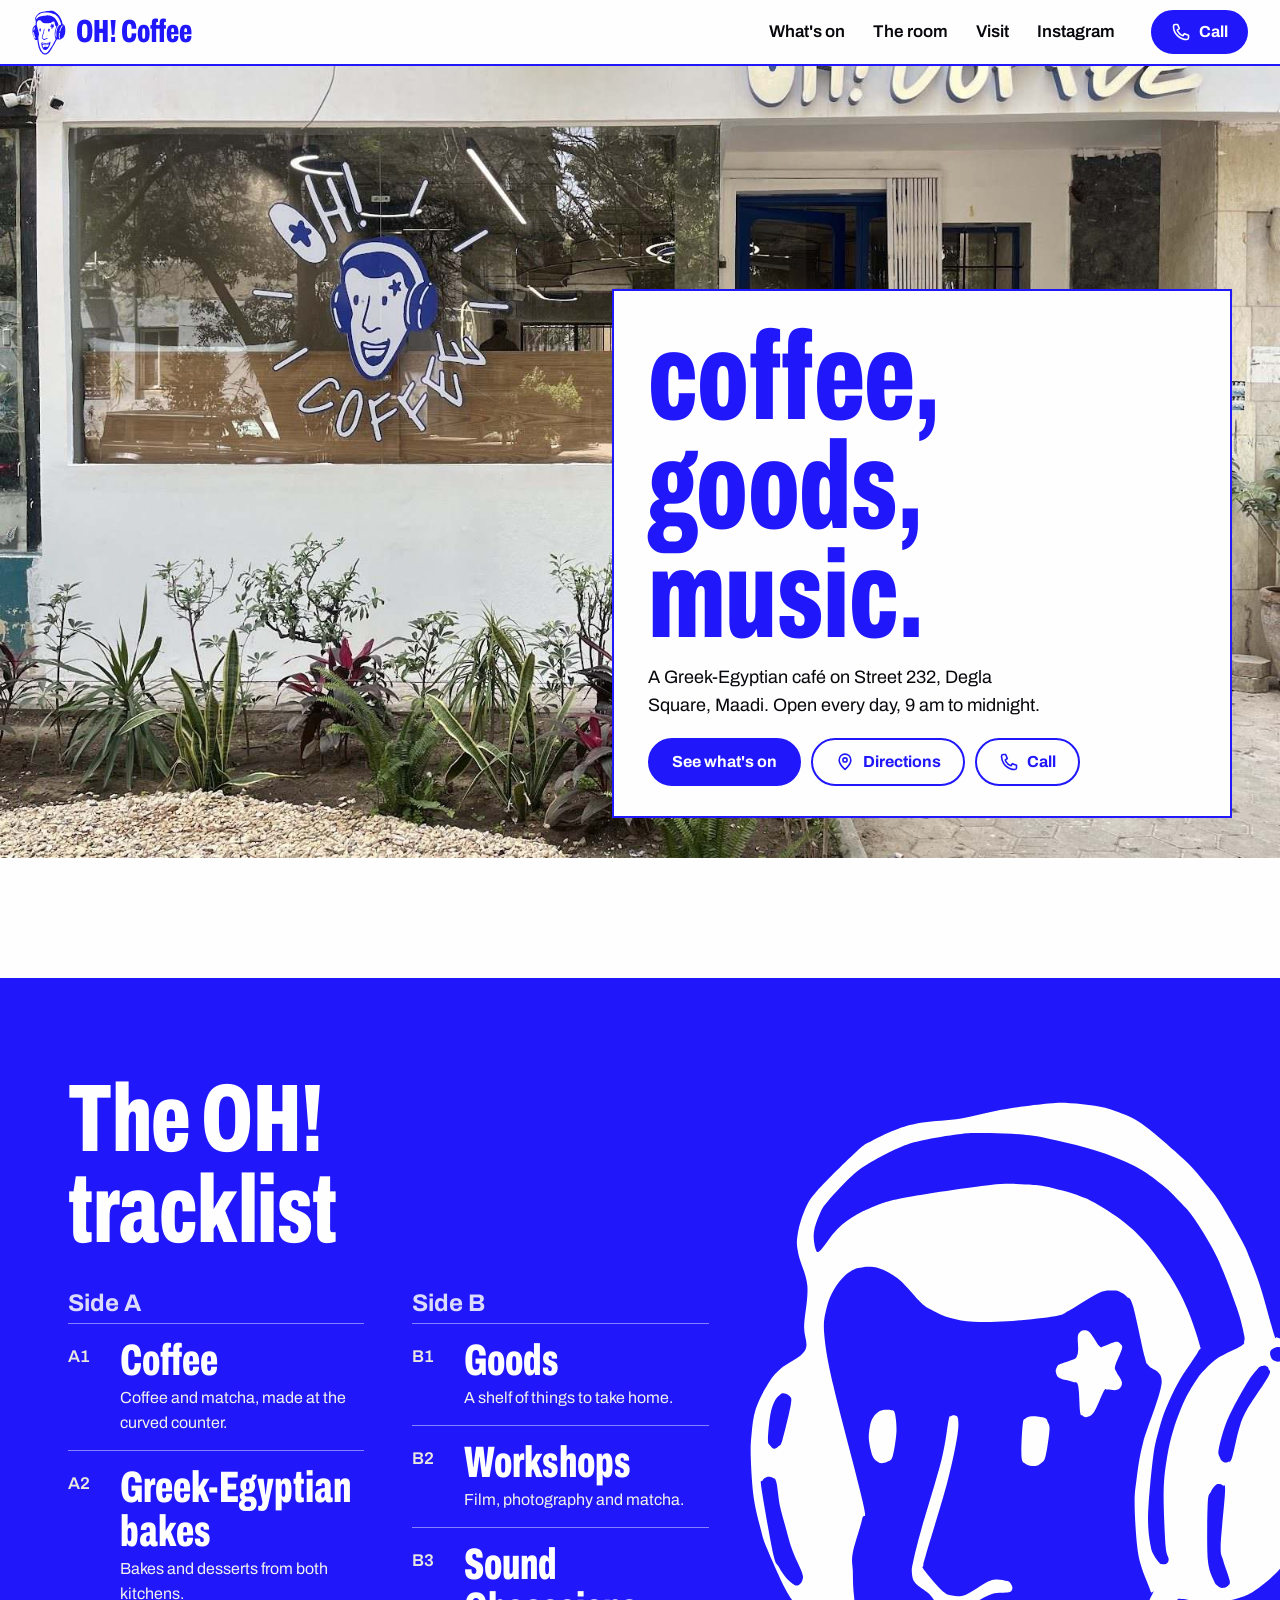
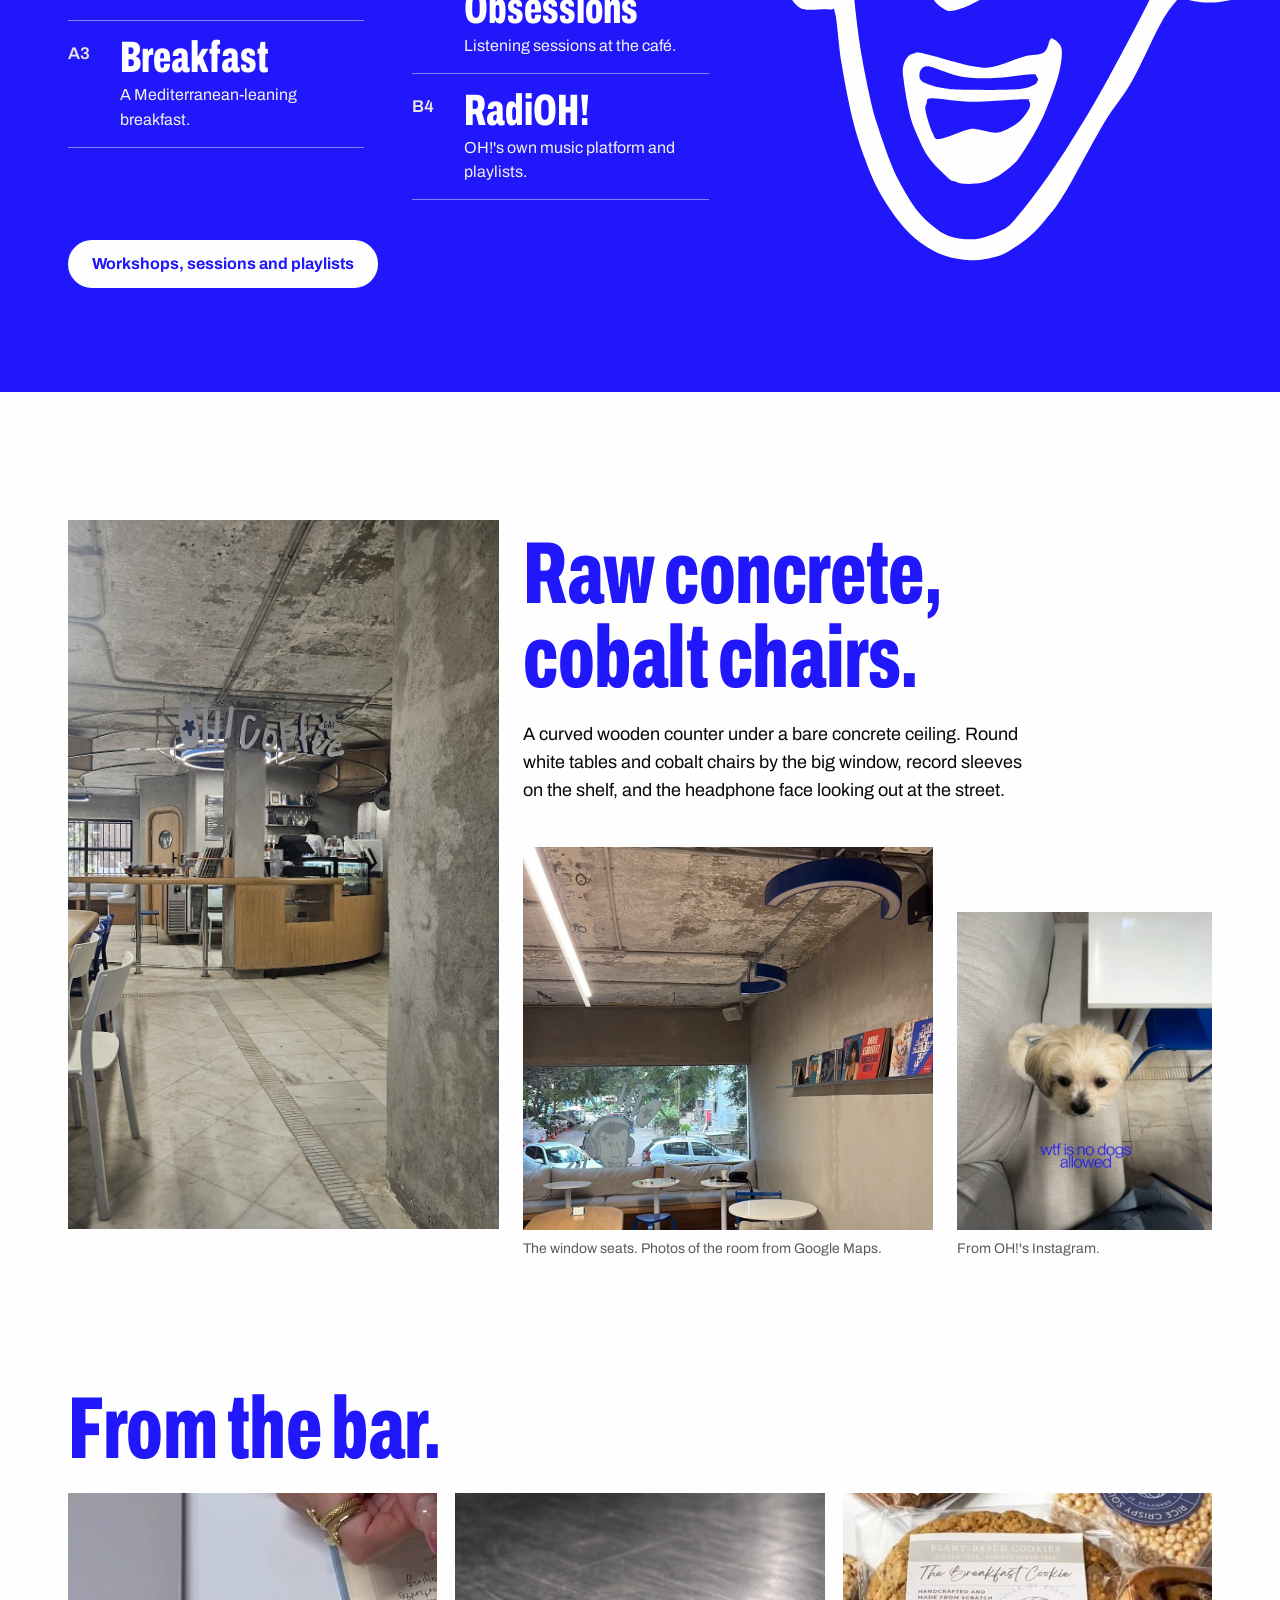
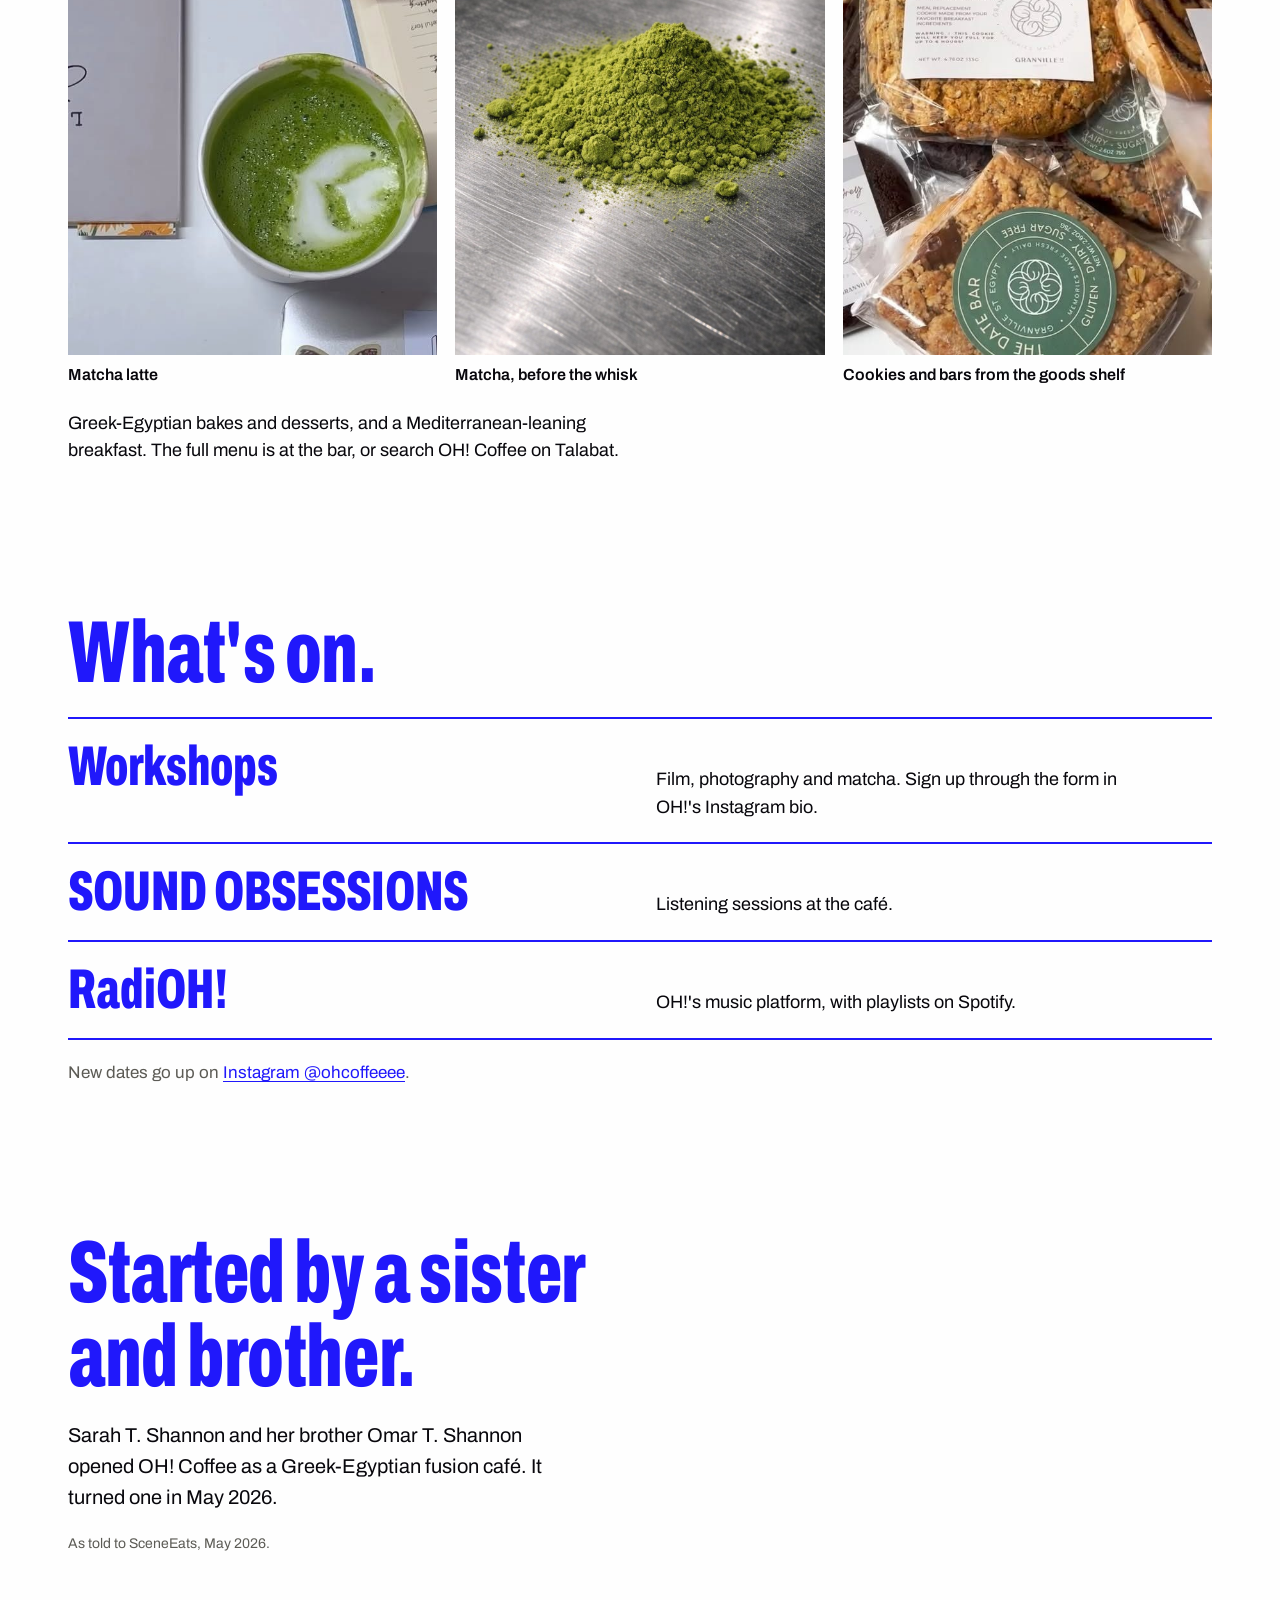
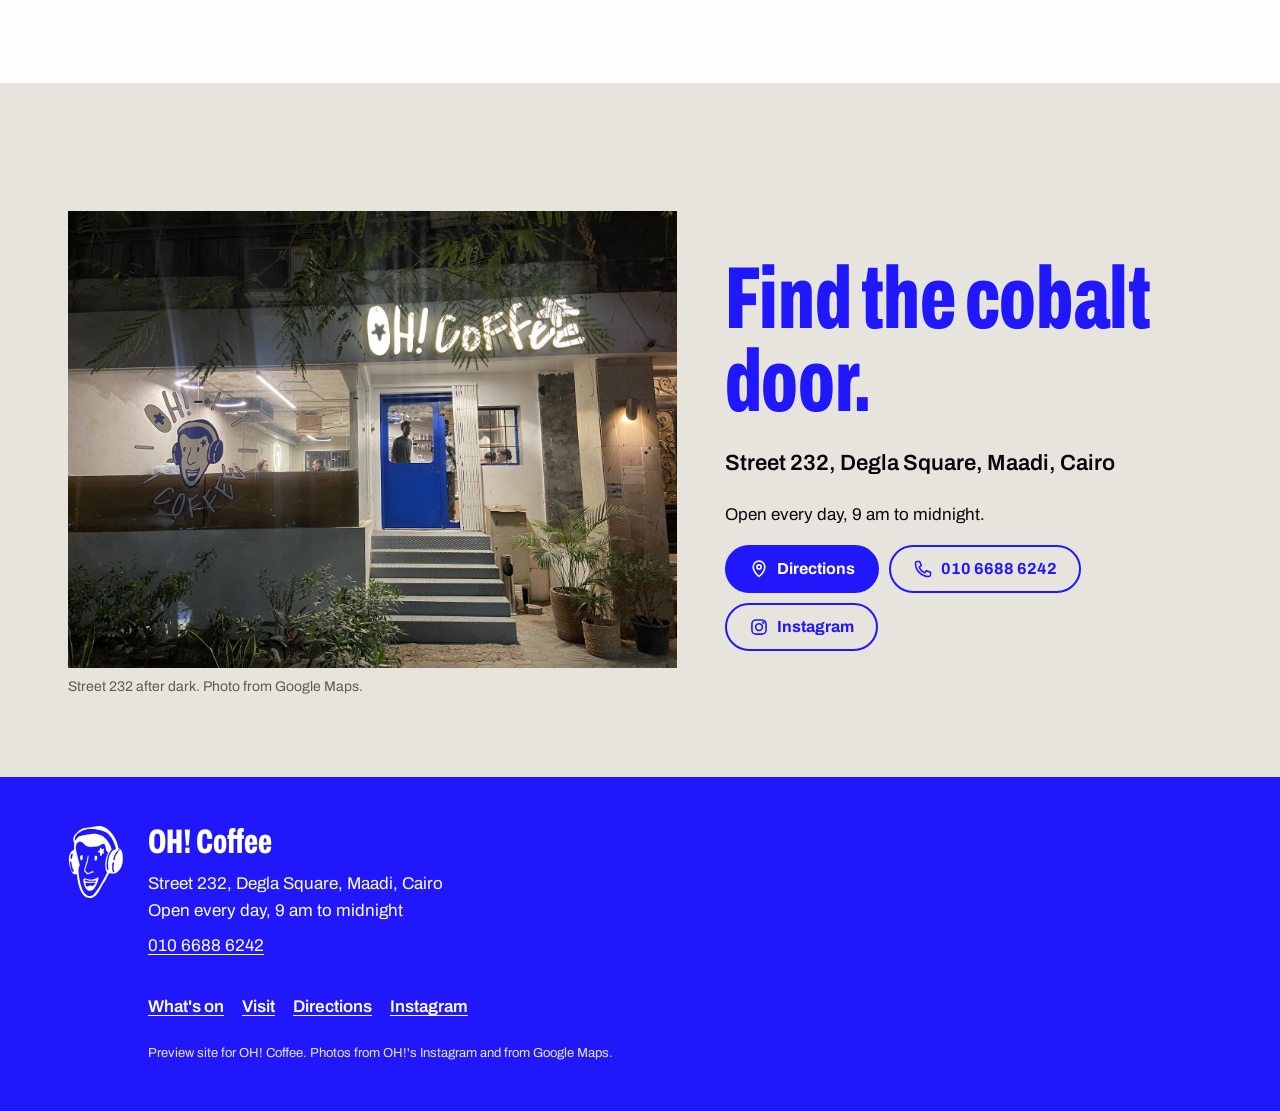
<file: index.html>
<!doctype html>
<html lang="en">
<head>
<meta charset="utf-8">
<meta name="viewport" content="width=device-width, initial-scale=1">
<title>OH! Coffee | Degla, Maadi</title>
<meta name="description" content="OH! Coffee on Street 232, Degla Square, Maadi: coffee, goods and music. A Greek-Egyptian café with workshops, listening sessions and playlists.">
<meta name="theme-color" content="#fefefe">
<link rel="icon" href="img/icon.png">
<link rel="preload" href="fonts/b9202932174a.woff2" as="font" type="font/woff2" crossorigin>
<link rel="stylesheet" href="fonts.css">
<link rel="stylesheet" href="site.css">
<script>document.documentElement.classList.add('js')</script>
</head>
<body class="p-home">
<svg width="0" height="0" style="position:absolute" aria-hidden="true"><symbol id="face" viewBox="30 13 96 127"><path fill="currentColor" fill-rule="evenodd" d="M80.00 14.99C78.13 15.17 74.65 15.59 72.27 16.00C69.90 16.41 67.88 17.08 65.75 17.43C63.62 17.78 61.21 17.81 59.50 18.09C57.79 18.36 56.87 18.61 55.50 19.09C54.13 19.58 52.40 20.39 51.27 21.00C50.14 21.61 50.22 21.38 48.72 22.75C47.22 24.12 43.67 27.58 42.25 29.21C40.83 30.83 40.71 31.28 40.17 32.50C39.64 33.72 39.21 35.33 39.05 36.50C38.88 37.67 38.92 38.12 39.19 39.50C39.46 40.88 40.50 42.79 40.66 44.75C40.81 46.71 40.19 49.50 40.13 51.25C40.06 53.00 40.92 54.08 40.27 55.25C39.63 56.42 37.26 57.35 36.25 58.25C35.25 59.15 34.92 59.57 34.25 60.66C33.58 61.74 32.70 63.37 32.25 64.76C31.80 66.15 31.68 67.63 31.55 69.00C31.41 70.37 31.38 71.29 31.44 73.00C31.50 74.71 31.65 77.39 31.91 79.25C32.17 81.11 32.64 82.81 33.00 84.18C33.36 85.56 33.39 85.86 34.06 87.50C34.73 89.14 36.20 92.48 37.00 94.02C37.80 95.56 38.30 96.17 38.88 96.75C39.46 97.33 39.61 97.38 40.50 97.50C41.39 97.61 43.46 97.33 44.25 97.46C45.04 97.58 44.89 96.78 45.22 98.25C45.55 99.72 45.77 103.42 46.23 106.25C46.70 109.08 47.37 112.67 48.00 115.25C48.63 117.83 49.28 119.75 50.01 121.75C50.75 123.75 51.41 125.45 52.40 127.25C53.40 129.05 54.86 131.16 56.00 132.55C57.14 133.94 58.08 134.74 59.25 135.58C60.42 136.42 61.67 137.12 63.00 137.58C64.33 138.04 65.88 138.31 67.25 138.35C68.62 138.39 70.17 138.10 71.25 137.82C72.33 137.55 72.81 137.28 73.75 136.72C74.69 136.17 75.92 135.33 76.88 134.50C77.84 133.67 78.55 132.90 79.50 131.73C80.45 130.57 80.99 130.12 82.58 127.50C84.17 124.88 87.21 119.03 89.03 116.00C90.85 112.97 91.98 111.98 93.50 109.31C95.02 106.64 96.94 102.18 98.14 100.00C99.33 97.82 100.07 96.95 100.67 96.25C101.27 95.55 101.11 95.78 101.75 95.78C102.39 95.78 103.54 96.15 104.50 96.24C105.46 96.32 106.42 96.40 107.50 96.29C108.58 96.19 110.00 95.91 111.00 95.60C112.00 95.30 112.50 95.13 113.50 94.47C114.50 93.81 115.98 92.66 117.00 91.62C118.02 90.59 118.81 89.51 119.60 88.25C120.40 86.99 121.13 85.54 121.75 84.04C122.37 82.54 122.96 80.63 123.30 79.25C123.65 77.87 123.69 76.83 123.81 75.75C123.93 74.67 124.00 74.58 124.00 72.75C124.01 70.92 124.07 67.04 123.83 64.75C123.60 62.46 123.02 60.42 122.62 59.00C122.21 57.58 121.85 57.01 121.42 56.25C120.98 55.49 120.40 54.89 120.00 54.47C119.60 54.04 119.46 53.95 119.00 53.73C118.54 53.51 117.63 53.34 117.25 53.13C116.87 52.93 117.16 53.86 116.71 52.50C116.26 51.14 115.23 47.08 114.56 45.00C113.90 42.92 113.21 41.27 112.70 40.00C112.19 38.73 112.28 38.83 111.50 37.37C110.72 35.91 108.99 32.81 108.00 31.25C107.00 29.69 106.52 29.17 105.55 28.00C104.59 26.83 103.91 25.86 102.20 24.25C100.48 22.64 97.12 19.67 95.25 18.33C93.38 17.00 92.24 16.75 90.95 16.25C89.66 15.75 88.74 15.57 87.50 15.35C86.26 15.13 84.75 14.99 83.50 14.93C82.25 14.87 81.87 14.81 80.00 14.99ZM65.25 20.00C63.75 20.19 61.04 20.64 59.50 20.98C57.96 21.31 57.25 21.52 56.00 22.03C54.75 22.53 53.27 23.26 51.98 24.00C50.69 24.74 49.58 25.33 48.25 26.49C46.92 27.64 44.93 29.83 44.00 30.91C43.07 32.00 43.05 32.15 42.67 33.00C42.29 33.85 41.83 35.05 41.72 36.00C41.60 36.95 41.83 38.20 42.00 38.69C42.17 39.19 42.24 39.41 42.75 38.96C43.26 38.51 44.30 36.82 45.05 36.00C45.80 35.18 46.30 34.67 47.25 34.01C48.20 33.36 49.25 32.68 50.75 32.08C52.25 31.47 52.96 31.01 56.25 30.38C59.54 29.74 67.17 28.61 70.50 28.25C73.83 27.88 74.79 28.15 76.25 28.18C77.71 28.22 78.25 28.29 79.25 28.46C80.25 28.62 81.25 28.90 82.25 29.18C83.25 29.46 84.38 29.80 85.25 30.14C86.12 30.47 86.33 30.49 87.50 31.18C88.67 31.87 90.85 33.19 92.25 34.28C93.65 35.38 94.64 36.30 95.88 37.75C97.12 39.20 98.61 41.25 99.71 43.00C100.82 44.75 101.69 46.38 102.50 48.25C103.32 50.12 104.28 53.04 104.59 54.25C104.89 55.46 104.90 54.50 104.34 55.50C103.79 56.50 102.11 58.75 101.25 60.25C100.40 61.75 99.74 63.21 99.20 64.50C98.66 65.79 98.38 66.71 98.02 68.00C97.67 69.29 97.37 70.21 97.08 72.25C96.80 74.29 96.44 78.25 96.30 80.25C96.16 82.25 96.19 83.08 96.25 84.25C96.30 85.42 96.51 86.54 96.65 87.25C96.80 87.96 96.87 88.07 97.10 88.50C97.32 88.93 97.77 89.54 98.00 89.81C98.23 90.08 98.30 90.06 98.50 90.09C98.70 90.13 99.04 90.14 99.21 90.00C99.39 89.86 99.59 89.75 99.56 89.25C99.54 88.75 99.19 88.83 99.05 87.00C98.92 85.17 98.70 80.67 98.75 78.25C98.79 75.83 99.06 74.21 99.33 72.50C99.61 70.79 99.91 69.54 100.39 68.00C100.87 66.46 101.58 64.62 102.22 63.25C102.87 61.88 103.69 60.64 104.25 59.80C104.81 58.97 104.98 58.82 105.56 58.25C106.14 57.68 106.78 56.99 107.75 56.36C108.72 55.74 110.70 54.94 111.39 54.50C112.08 54.06 111.81 54.08 111.88 53.75C111.95 53.42 112.02 53.42 111.82 52.50C111.62 51.58 111.37 50.29 110.66 48.25C109.95 46.21 108.65 42.58 107.55 40.25C106.45 37.92 105.04 35.73 104.07 34.25C103.10 32.77 102.68 32.38 101.75 31.38C100.82 30.37 99.79 29.26 98.50 28.22C97.21 27.18 95.83 26.09 94.00 25.15C92.17 24.22 89.92 23.37 87.50 22.61C85.08 21.85 81.75 21.05 79.50 20.60C77.25 20.15 75.83 20.06 74.00 19.92C72.17 19.79 69.96 19.78 68.50 19.79C67.04 19.80 66.75 19.80 65.25 20.00ZM49.25 41.75C48.79 41.82 48.67 41.84 48.25 42.06C47.83 42.28 47.29 42.53 46.75 43.06C46.21 43.60 45.49 44.42 45.00 45.29C44.51 46.15 44.07 47.05 43.81 48.25C43.54 49.45 43.22 50.38 43.40 52.50C43.59 54.62 43.85 56.42 44.90 61.00C45.94 65.58 48.92 76.38 49.70 80.00C50.48 83.62 49.85 81.38 49.58 82.75C49.30 84.12 48.31 86.83 48.06 88.25C47.80 89.67 48.04 90.08 48.07 91.25C48.10 92.42 48.07 93.25 48.26 95.25C48.45 97.25 48.80 100.54 49.22 103.25C49.64 105.96 50.34 109.38 50.79 111.50C51.25 113.62 51.41 114.21 51.97 116.00C52.53 117.79 53.48 120.55 54.15 122.25C54.82 123.95 55.27 124.88 56.00 126.22C56.73 127.55 57.67 129.13 58.54 130.25C59.42 131.37 60.42 132.23 61.25 132.91C62.08 133.59 62.71 134.00 63.50 134.33C64.29 134.67 65.12 134.82 66.00 134.89C66.88 134.97 67.75 135.00 68.75 134.80C69.75 134.59 71.05 134.15 72.00 133.64C72.95 133.13 73.15 133.23 74.46 131.75C75.77 130.27 78.18 127.11 79.85 124.75C81.52 122.39 82.86 120.29 84.50 117.62C86.14 114.95 87.68 112.39 89.69 108.75C91.69 105.11 95.37 98.12 96.52 95.75C97.67 93.38 96.83 95.33 96.61 94.50C96.39 93.67 95.56 91.96 95.20 90.75C94.84 89.54 94.64 88.96 94.44 87.25C94.24 85.54 94.03 82.33 94.02 80.50C94.00 78.67 94.10 77.96 94.33 76.25C94.57 74.54 94.72 72.88 95.40 70.25C96.08 67.62 98.27 62.58 98.42 60.50C98.58 58.42 96.80 58.46 96.33 57.75C95.87 57.04 96.08 57.88 95.65 56.25C95.22 54.62 94.23 49.62 93.75 47.99C93.27 46.36 93.12 46.88 92.75 46.48C92.38 46.09 91.88 45.80 91.50 45.64C91.12 45.47 91.04 45.45 90.50 45.48C89.96 45.51 89.42 45.31 88.25 45.84C87.08 46.37 84.71 48.00 83.50 48.64C82.29 49.27 82.71 49.35 81.00 49.66C79.29 49.96 75.46 50.33 73.25 50.48C71.04 50.63 69.29 50.64 67.75 50.55C66.21 50.47 65.12 50.27 64.00 49.95C62.88 49.64 61.79 49.07 61.00 48.67C60.21 48.26 60.12 48.31 59.24 47.50C58.37 46.69 56.79 44.69 55.75 43.79C54.71 42.89 53.79 42.47 53.00 42.10C52.21 41.74 51.62 41.66 51.00 41.60C50.38 41.54 49.71 41.67 49.25 41.75ZM85.75 51.96C85.48 51.94 85.30 52.08 85.13 52.25C84.96 52.42 84.81 52.50 84.75 53.00C84.70 53.50 84.84 54.71 84.80 55.25C84.77 55.79 84.69 56.01 84.56 56.25C84.43 56.49 84.46 56.50 84.00 56.71C83.54 56.91 82.26 57.28 81.81 57.50C81.37 57.72 81.45 57.79 81.34 58.00C81.24 58.21 81.10 58.46 81.17 58.75C81.24 59.04 81.29 59.48 81.76 59.75C82.23 60.02 83.49 60.18 84.00 60.38C84.51 60.59 84.62 60.19 84.80 61.00C84.99 61.81 85.01 64.44 85.12 65.25C85.24 66.06 85.31 65.71 85.50 65.85C85.69 66.00 85.93 66.20 86.25 66.10C86.57 66.00 86.96 65.96 87.42 65.25C87.88 64.54 88.65 62.46 89.00 61.85C89.35 61.25 89.17 61.63 89.50 61.61C89.83 61.58 90.62 61.77 91.00 61.70C91.38 61.63 91.60 61.45 91.75 61.21C91.90 60.97 92.02 60.66 91.90 60.25C91.78 59.84 91.22 59.17 91.05 58.75C90.87 58.33 90.70 58.38 90.85 57.75C91.00 57.12 91.80 55.58 91.94 55.00C92.09 54.42 91.90 54.44 91.75 54.25C91.59 54.06 91.46 53.79 91.00 53.84C90.54 53.89 89.46 54.45 89.00 54.57C88.54 54.68 88.62 54.90 88.25 54.53C87.88 54.16 87.17 52.78 86.75 52.35C86.33 51.92 86.02 51.97 85.75 51.96ZM117.25 54.69C116.92 54.74 116.44 55.01 116.25 55.23C116.06 55.45 116.08 55.75 116.13 56.00C116.18 56.25 116.31 56.57 116.53 56.75C116.76 56.93 117.18 57.11 117.50 57.07C117.82 57.02 118.29 56.72 118.48 56.50C118.68 56.28 118.71 56.01 118.67 55.75C118.63 55.49 118.49 55.12 118.25 54.95C118.01 54.77 117.58 54.65 117.25 54.69ZM115.00 57.75C114.76 57.82 114.52 57.75 114.06 58.25C113.59 58.75 113.03 59.38 112.22 60.75C111.41 62.12 109.92 64.75 109.17 66.50C108.43 68.25 107.95 70.21 107.74 71.25C107.53 72.29 107.80 72.38 107.93 72.75C108.05 73.12 108.28 73.33 108.50 73.44C108.72 73.56 109.02 73.55 109.25 73.44C109.48 73.32 109.60 73.63 109.89 72.75C110.19 71.87 110.61 69.45 111.00 68.17C111.39 66.89 111.45 66.49 112.25 65.04C113.05 63.60 115.21 60.63 115.81 59.50C116.41 58.37 115.91 58.53 115.86 58.25C115.81 57.97 115.64 57.91 115.50 57.83C115.36 57.74 115.24 57.67 115.00 57.75ZM36.75 62.21C36.48 62.18 36.39 62.28 36.15 62.50C35.91 62.72 35.59 62.96 35.33 63.50C35.07 64.04 34.79 64.71 34.61 65.75C34.43 66.79 34.23 68.92 34.23 69.75C34.23 70.58 34.43 70.50 34.60 70.75C34.77 71.00 35.02 71.26 35.25 71.28C35.48 71.29 35.77 71.09 36.00 70.84C36.23 70.59 36.28 70.89 36.61 69.75C36.94 68.61 37.78 65.18 37.97 64.00C38.16 62.82 37.95 62.97 37.75 62.67C37.55 62.38 37.02 62.24 36.75 62.21ZM53.00 64.97C52.62 65.05 52.29 65.21 52.00 65.44C51.71 65.68 51.45 66.01 51.25 66.39C51.05 66.78 50.92 67.19 50.83 67.75C50.74 68.31 50.62 68.98 50.69 69.75C50.76 70.52 51.03 71.76 51.25 72.35C51.47 72.95 51.75 73.10 52.00 73.31C52.25 73.52 52.46 73.61 52.75 73.62C53.04 73.62 53.45 73.54 53.75 73.36C54.05 73.17 54.33 73.31 54.57 72.50C54.81 71.69 55.12 69.67 55.18 68.50C55.23 67.33 55.07 66.09 54.92 65.50C54.76 64.91 54.57 65.06 54.25 64.97C53.93 64.89 53.38 64.90 53.00 64.97ZM64.00 65.98C63.82 66.14 63.91 65.55 63.66 66.75C63.41 67.95 63.24 70.21 62.50 73.17C61.76 76.13 59.97 81.78 59.21 84.50C58.45 87.22 58.20 88.33 57.95 89.50C57.70 90.67 57.65 90.89 57.70 91.50C57.75 92.11 57.78 92.59 58.25 93.16C58.72 93.73 59.92 94.36 60.50 94.92C61.08 95.48 61.33 96.11 61.75 96.52C62.17 96.94 62.58 97.22 63.00 97.42C63.42 97.61 63.58 97.79 64.25 97.69C64.92 97.59 65.92 97.27 67.00 96.81C68.08 96.36 69.67 95.31 70.75 94.95C71.83 94.59 72.95 94.81 73.50 94.66C74.05 94.50 74.03 94.23 74.08 94.00C74.13 93.77 73.93 93.44 73.80 93.25C73.66 93.06 73.63 92.96 73.25 92.85C72.87 92.73 72.05 92.55 71.50 92.57C70.95 92.60 70.79 92.58 69.96 93.00C69.13 93.42 67.45 94.70 66.50 95.07C65.55 95.43 64.92 95.33 64.25 95.20C63.58 95.07 63.26 94.98 62.50 94.28C61.74 93.58 60.15 91.67 59.66 91.00C59.17 90.33 59.52 90.67 59.57 90.25C59.63 89.83 59.36 90.71 60.00 88.50C60.63 86.29 62.55 80.17 63.40 77.00C64.24 73.83 64.75 71.25 65.05 69.50C65.36 67.75 65.29 67.11 65.24 66.50C65.19 65.89 64.96 65.91 64.75 65.83C64.54 65.74 64.18 65.83 64.00 65.98ZM77.25 65.98C76.73 65.99 76.50 66.13 76.25 66.34C76.00 66.55 75.89 66.22 75.78 67.25C75.66 68.28 75.49 71.42 75.57 72.50C75.65 73.58 75.89 73.47 76.25 73.74C76.61 74.00 77.33 74.11 77.75 74.10C78.17 74.08 78.46 73.92 78.75 73.65C79.04 73.38 79.26 73.40 79.49 72.50C79.72 71.60 80.07 69.17 80.13 68.25C80.20 67.33 80.00 67.33 79.88 67.00C79.75 66.67 79.79 66.42 79.36 66.25C78.92 66.08 77.77 65.96 77.25 65.98ZM34.00 75.90C33.72 75.98 33.46 76.19 33.32 76.50C33.19 76.81 32.89 75.79 33.18 77.75C33.46 79.71 34.58 86.12 35.05 88.25C35.52 90.38 35.64 89.83 35.99 90.50C36.34 91.17 36.74 91.76 37.15 92.25C37.57 92.74 38.15 93.24 38.50 93.45C38.85 93.65 39.03 93.60 39.25 93.48C39.47 93.37 39.73 93.08 39.82 92.75C39.91 92.42 40.06 92.33 39.79 91.50C39.51 90.67 38.64 89.04 38.18 87.75C37.71 86.46 37.35 84.96 37.02 83.75C36.68 82.54 36.40 81.67 36.16 80.50C35.93 79.33 35.80 77.50 35.60 76.75C35.41 76.00 35.27 76.15 35.00 76.00C34.73 75.86 34.28 75.81 34.00 75.90ZM107.25 77.19C107.04 77.40 106.69 77.74 106.47 78.25C106.25 78.76 106.02 78.42 105.93 80.25C105.85 82.08 105.78 87.17 105.94 89.25C106.11 91.33 106.62 92.00 106.92 92.75C107.21 93.50 107.48 93.55 107.74 93.75C108.01 93.95 108.25 93.97 108.50 93.95C108.75 93.92 109.08 93.80 109.25 93.60C109.42 93.40 109.64 93.43 109.51 92.75C109.38 92.07 108.71 90.46 108.46 89.50C108.22 88.54 108.00 88.88 108.05 87.00C108.10 85.12 108.70 79.88 108.76 78.25C108.82 76.62 108.57 77.45 108.40 77.25C108.23 77.05 107.94 77.04 107.75 77.03C107.56 77.02 107.46 76.99 107.25 77.19ZM80.25 102.36C79.99 102.72 79.90 104.03 79.19 104.50C78.48 104.97 77.37 104.77 76.00 105.15C74.63 105.53 72.42 106.54 71.00 106.80C69.58 107.05 69.38 107.05 67.50 106.70C65.62 106.35 61.33 105.02 59.75 104.68C58.17 104.35 58.46 104.57 58.00 104.67C57.54 104.76 57.25 104.90 56.97 105.25C56.68 105.60 56.39 106.17 56.28 106.75C56.17 107.33 56.18 107.58 56.33 108.75C56.47 109.92 56.86 112.38 57.16 113.75C57.47 115.12 57.62 115.71 58.15 117.00C58.69 118.29 59.47 120.19 60.36 121.50C61.25 122.81 62.77 124.18 63.50 124.86C64.23 125.53 64.29 125.37 64.75 125.54C65.21 125.72 65.50 125.88 66.25 125.91C67.00 125.93 68.30 125.94 69.25 125.70C70.20 125.47 71.14 124.99 71.97 124.50C72.80 124.01 73.67 123.28 74.25 122.73C74.83 122.19 74.90 122.08 75.47 121.25C76.03 120.42 76.96 118.96 77.64 117.75C78.31 116.54 78.85 115.58 79.50 114.00C80.16 112.42 81.14 109.88 81.58 108.25C82.02 106.62 82.18 105.17 82.15 104.25C82.12 103.33 81.64 103.07 81.41 102.75C81.17 102.43 80.94 102.37 80.75 102.31C80.56 102.24 80.51 101.99 80.25 102.36ZM59.50 106.95C59.20 107.15 58.95 107.62 58.94 108.00C58.93 108.38 58.82 108.87 59.45 109.25C60.09 109.63 61.53 110.07 62.75 110.29C63.97 110.52 64.75 110.55 66.75 110.58C68.75 110.61 72.96 110.62 74.75 110.49C76.54 110.36 76.92 110.07 77.50 109.82C78.08 109.57 78.15 109.24 78.23 109.00C78.32 108.76 78.16 108.52 78.00 108.36C77.84 108.20 78.29 108.02 77.25 108.05C76.21 108.09 73.33 108.49 71.75 108.59C70.17 108.68 68.96 108.72 67.75 108.64C66.54 108.56 65.67 108.40 64.50 108.10C63.33 107.80 61.58 107.03 60.75 106.83C59.92 106.64 59.80 106.76 59.50 106.95ZM61.00 111.96C59.81 112.00 60.27 112.37 60.10 112.75C59.92 113.13 59.79 113.42 59.97 114.25C60.14 115.08 60.75 117.03 61.13 117.75C61.51 118.47 61.31 118.69 62.25 118.58C63.19 118.47 65.71 117.33 66.75 117.08C67.79 116.82 67.75 116.96 68.50 117.04C69.25 117.12 70.46 117.57 71.25 117.56C72.04 117.55 72.58 117.30 73.25 116.99C73.92 116.68 74.69 116.21 75.25 115.71C75.81 115.22 76.33 114.45 76.62 114.00C76.90 113.55 76.96 113.28 76.98 113.00C77.00 112.72 76.91 112.49 76.75 112.34C76.59 112.19 77.58 112.08 76.00 112.12C74.42 112.15 69.75 112.55 67.25 112.52C64.75 112.50 62.19 111.92 61.00 111.96Z"/></symbol></svg>
<a class="skip" href="#main">Skip to content</a>
<header class="hdr"><div class="in">
  <a class="brand" href="index.html" aria-label="OH! Coffee, home"><svg class="bface" aria-hidden="true" focusable="false"><use href="#face"/></svg><span class="wm" aria-hidden="true">OH! Coffee</span></a>
  <nav class="nav" aria-label="Main"><a href="whatson.html">What's on</a><a href="index.html#room">The room</a><a href="index.html#visit">Visit</a><a href="https://www.instagram.com/ohcoffeeee/" target="_blank" rel="noopener">Instagram</a></nav>
  <div class="acts">
    <a class="btn btn-co btn-sm hcall" href="tel:+201066886242"><svg class="i" viewBox="0 0 24 24" fill="none" stroke="currentColor" stroke-width="1.9" stroke-linecap="round" stroke-linejoin="round" aria-hidden="true"><path d="M5 3h3l2 5-2.5 1.5a11 11 0 0 0 7 7L16 14l5 2v3a2 2 0 0 1-2 2A16 16 0 0 1 3 5a2 2 0 0 1 2-2z"/></svg>Call</a>
    <a class="ib call" href="tel:+201066886242" aria-label="Call OH! Coffee"><svg class="i" viewBox="0 0 24 24" fill="none" stroke="currentColor" stroke-width="1.9" stroke-linecap="round" stroke-linejoin="round" aria-hidden="true"><path d="M5 3h3l2 5-2.5 1.5a11 11 0 0 0 7 7L16 14l5 2v3a2 2 0 0 1-2 2A16 16 0 0 1 3 5a2 2 0 0 1 2-2z"/></svg></a>
    <button class="ib burger" type="button" aria-expanded="false" aria-controls="mnav" aria-label="Open menu"><span class="o"><svg class="i" viewBox="0 0 24 24" fill="none" stroke="currentColor" stroke-width="1.9" stroke-linecap="round" stroke-linejoin="round" aria-hidden="true"><path d="M4 7h16M4 12h16M4 17h16"/></svg></span><span class="x"><svg class="i" viewBox="0 0 24 24" fill="none" stroke="currentColor" stroke-width="1.9" stroke-linecap="round" stroke-linejoin="round" aria-hidden="true"><path d="M6 6l12 12M18 6L6 18"/></svg></span></button>
  </div>
</div></header>
<nav id="mnav" aria-label="Mobile">
  <a href="index.html">Home</a><a href="whatson.html">What's on</a><a href="index.html#room">The room</a><a href="index.html#visit">Visit</a>
  <a class="small" href="tel:+201066886242">Call, 010 6688 6242</a>
  <a class="small" href="https://www.google.com/maps/search/?api=1&query=OH%21+Coffee+Street+232+Degla+Square+Maadi+Cairo" target="_blank" rel="noopener">Directions on Google Maps</a>
  <a class="small" href="https://www.instagram.com/ohcoffeeee/" target="_blank" rel="noopener">Instagram @ohcoffeeee</a>
</nav>
<main id="main">
  <section class="hero">
    <figure class="hero-photo"><img src="img/storefront-day.jpg" alt="OH! Coffee by day: a white shopfront with the OH! Coffee sign, the headphone face drawn on the window, a cobalt door up a short flight of steps and a planted bed in front" width="1600" height="1200" fetchpriority="high"></figure>
    <div class="sticker">
      <h1>coffee, goods, music.</h1>
      <p>A Greek-Egyptian café on Street 232, Degla Square, Maadi. Open every day, 9 am to midnight.</p>
      <div class="acts-row">
        <a class="btn btn-co" href="whatson.html">See what's on</a>
        <a class="btn btn-line" href="https://www.google.com/maps/search/?api=1&query=OH%21+Coffee+Street+232+Degla+Square+Maadi+Cairo" target="_blank" rel="noopener"><svg class="i" viewBox="0 0 24 24" fill="none" stroke="currentColor" stroke-width="1.9" stroke-linecap="round" stroke-linejoin="round" aria-hidden="true"><path d="M12 21s-7-6.2-7-11.5a7 7 0 0 1 14 0C19 14.8 12 21 12 21z"/><circle cx="12" cy="9.5" r="2.5"/></svg>Directions</a>
        <a class="btn btn-line" href="tel:+201066886242"><svg class="i" viewBox="0 0 24 24" fill="none" stroke="currentColor" stroke-width="1.9" stroke-linecap="round" stroke-linejoin="round" aria-hidden="true"><path d="M5 3h3l2 5-2.5 1.5a11 11 0 0 0 7 7L16 14l5 2v3a2 2 0 0 1-2 2A16 16 0 0 1 3 5a2 2 0 0 1 2-2z"/></svg>Call</a>
      </div>
    </div>
  </section>

  <section class="sleeve" aria-labelledby="sleeve-h">
    <div class="sleeve-face" data-draw><svg class="bigface" aria-hidden="true" focusable="false"><use href="#face"/></svg></div>
    <div class="in">
      <h2 id="sleeve-h">The OH! tracklist</h2>
      <div class="sides"><div class="side"><h3>Side A</h3><ol class="tracks"><li><span class="tn">A1</span><span class="tt">Coffee</span><span class="td">Coffee and matcha, made at the curved counter.</span></li><li><span class="tn">A2</span><span class="tt">Greek-Egyptian bakes</span><span class="td">Bakes and desserts from both kitchens.</span></li><li><span class="tn">A3</span><span class="tt">Breakfast</span><span class="td">A Mediterranean-leaning breakfast.</span></li></ol></div><div class="side"><h3>Side B</h3><ol class="tracks"><li><span class="tn">B1</span><span class="tt">Goods</span><span class="td">A shelf of things to take home.</span></li><li><span class="tn">B2</span><span class="tt">Workshops</span><span class="td">Film, photography and matcha.</span></li><li><span class="tn">B3</span><span class="tt">Sound Obsessions</span><span class="td">Listening sessions at the café.</span></li><li><span class="tn">B4</span><span class="tt">RadiOH!</span><span class="td">OH!&#x27;s own music platform and playlists.</span></li></ol></div></div>
      <a class="btn btn-paper" href="whatson.html">Workshops, sessions and playlists</a>
    </div>
  </section>

  <section class="room" id="room" aria-labelledby="room-h">
    <div class="in">
      <div class="room-text">
        <h2 id="room-h" class="big">Raw concrete, cobalt chairs.</h2>
        <p>A curved wooden counter under a bare concrete ceiling. Round white tables and cobalt chairs by the big window, record sleeves on the shelf, and the headphone face looking out at the street.</p>
      </div>
      <figure class="r-tall"><img src="img/interior-counter.jpg" alt="Inside OH! Coffee: raw concrete walls and ceiling, a curved wooden counter and the OH! Coffee sign hanging from the ceiling" width="912" height="1600" loading="lazy"></figure>
      <figure class="r-wide"><img src="img/window-seating.jpg" alt="Window seating with round white tables and cobalt chairs, a row of record sleeves on a wall shelf and the headphone-face decal on the glass" width="1080" height="1007" loading="lazy"><figcaption>The window seats. Photos of the room from Google Maps.</figcaption></figure>
      <figure class="r-dog"><img src="img/dog-sofa.jpg" alt="A small fluffy white dog sitting on a grey sofa inside the café, with the caption 'wtf is no dogs allowed' in cobalt" width="1106" height="1470" loading="lazy"><figcaption>From OH!'s Instagram.</figcaption></figure>
    </div>
  </section>

  <section class="bar" aria-labelledby="bar-h">
    <div class="in">
      <h2 id="bar-h" class="big">From the bar.</h2>
      <div class="bar-grid">
        <figure><img src="img/matcha-latte.jpg" alt="A matcha latte with latte art, from above, next to an open notebook" width="720" height="720" loading="lazy"><figcaption>Matcha latte</figcaption></figure>
        <figure><img src="img/matcha-powder.jpg" alt="A small mound of bright green matcha powder on a brushed steel counter" width="1200" height="1600" loading="lazy"><figcaption>Matcha, before the whisk</figcaption></figure>
        <figure><img src="img/goods-cookies.jpg" alt="Packaged cookies, date bars and rolls from the goods shelf" width="720" height="720" loading="lazy"><figcaption>Cookies and bars from the goods shelf</figcaption></figure>
      </div>
      <p class="note">Greek-Egyptian bakes and desserts, and a Mediterranean-leaning breakfast. The full menu is at the bar, or search OH! Coffee on Talabat.</p>
    </div>
  </section>

  <section class="on" aria-labelledby="on-h">
    <div class="in">
      <h2 id="on-h" class="big">What's on.</h2>
      <dl class="on-list">
        <div><dt><a href="whatson.html#workshops">Workshops</a></dt><dd>Film, photography and matcha. Sign up through the form in OH!'s Instagram bio.</dd></div>
        <div><dt><a href="whatson.html#sound-obsessions">SOUND OBSESSIONS</a></dt><dd>Listening sessions at the café.</dd></div>
        <div><dt><a href="whatson.html#radioh">RadiOH!</a></dt><dd>OH!'s music platform, with playlists on Spotify.</dd></div>
      </dl>
      <p class="sub">New dates go up on <a href="https://www.instagram.com/ohcoffeeee/" target="_blank" rel="noopener">Instagram @ohcoffeeee</a>.</p>
    </div>
  </section>

  <section class="story" aria-labelledby="story-h">
    <div class="in">
      <h2 id="story-h" class="big">Started by a sister and brother.</h2>
      <p>Sarah T. Shannon and her brother Omar T. Shannon opened OH! Coffee as a Greek-Egyptian fusion café. It turned one in May 2026.</p>
      <p class="src">As told to SceneEats, May 2026.</p>
    </div>
  </section>

  <section class="visit" id="visit" aria-labelledby="visit-h">
    <div class="in">
      <figure class="vphoto"><img src="img/storefront-night.jpg" alt="OH! Coffee at night: the sign lit up above the window, the headphone face glowing on the glass and the cobalt door open at the top of the steps" width="1600" height="1200" loading="lazy"><figcaption>Street 232 after dark. Photo from Google Maps.</figcaption></figure>
      <div class="vtext">
        <h2 id="visit-h" class="big">Find the cobalt door.</h2>
        <p class="addr">Street 232, Degla Square, Maadi, Cairo</p>
        <p>Open every day, 9 am to midnight.</p>
        <div class="acts-row">
          <a class="btn btn-co" href="https://www.google.com/maps/search/?api=1&query=OH%21+Coffee+Street+232+Degla+Square+Maadi+Cairo" target="_blank" rel="noopener"><svg class="i" viewBox="0 0 24 24" fill="none" stroke="currentColor" stroke-width="1.9" stroke-linecap="round" stroke-linejoin="round" aria-hidden="true"><path d="M12 21s-7-6.2-7-11.5a7 7 0 0 1 14 0C19 14.8 12 21 12 21z"/><circle cx="12" cy="9.5" r="2.5"/></svg>Directions</a>
          <a class="btn btn-line" href="tel:+201066886242"><svg class="i" viewBox="0 0 24 24" fill="none" stroke="currentColor" stroke-width="1.9" stroke-linecap="round" stroke-linejoin="round" aria-hidden="true"><path d="M5 3h3l2 5-2.5 1.5a11 11 0 0 0 7 7L16 14l5 2v3a2 2 0 0 1-2 2A16 16 0 0 1 3 5a2 2 0 0 1 2-2z"/></svg>010 6688 6242</a>
          <a class="btn btn-line" href="https://www.instagram.com/ohcoffeeee/" target="_blank" rel="noopener"><svg class="i" viewBox="0 0 24 24" fill="none" stroke="currentColor" stroke-width="1.9" stroke-linecap="round" stroke-linejoin="round" aria-hidden="true"><rect x="3.5" y="3.5" width="17" height="17" rx="5"/><circle cx="12" cy="12" r="4"/><circle cx="17.3" cy="6.7" r=".6" fill="currentColor"/></svg>Instagram</a>
        </div>
      </div>
    </div>
  </section>
</main>
<footer class="ftr"><div class="in">
  <a class="fface" href="index.html" aria-label="OH! Coffee, home"><svg class="ffsvg" aria-hidden="true" focusable="false"><use href="#face"/></svg></a>
  <div class="fcol">
    <p class="fname">OH! Coffee</p>
    <p>Street 232, Degla Square, Maadi, Cairo<br>Open every day, 9 am to midnight<br><a href="tel:+201066886242">010 6688 6242</a></p>
    <nav aria-label="Footer"><a href="whatson.html">What's on</a><a href="index.html#visit">Visit</a><a href="https://www.google.com/maps/search/?api=1&query=OH%21+Coffee+Street+232+Degla+Square+Maadi+Cairo" target="_blank" rel="noopener">Directions</a><a href="https://www.instagram.com/ohcoffeeee/" target="_blank" rel="noopener">Instagram</a></nav>
    <small>Preview site for OH! Coffee. Photos from OH!'s Instagram and from Google Maps.</small>
  </div>
</div></footer>
<script src="app.js"></script>
</body>
</html>
</file>
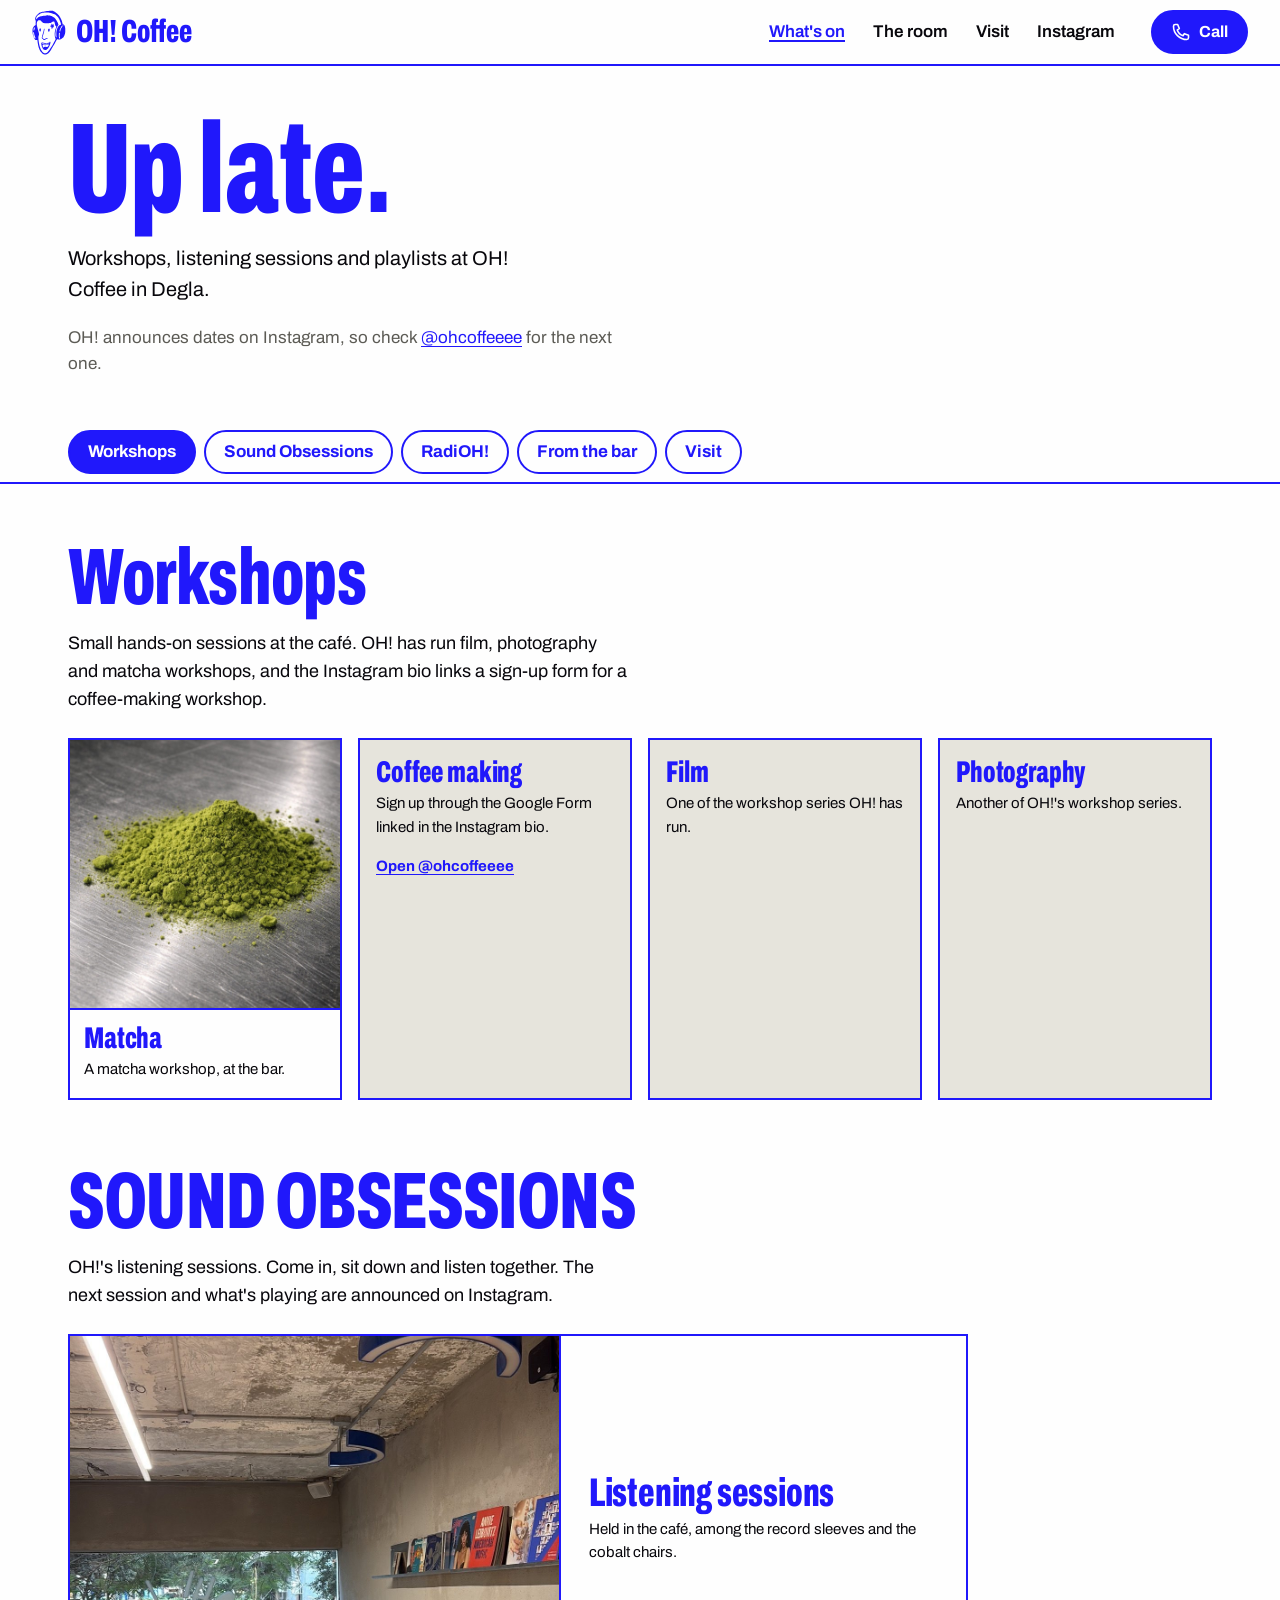
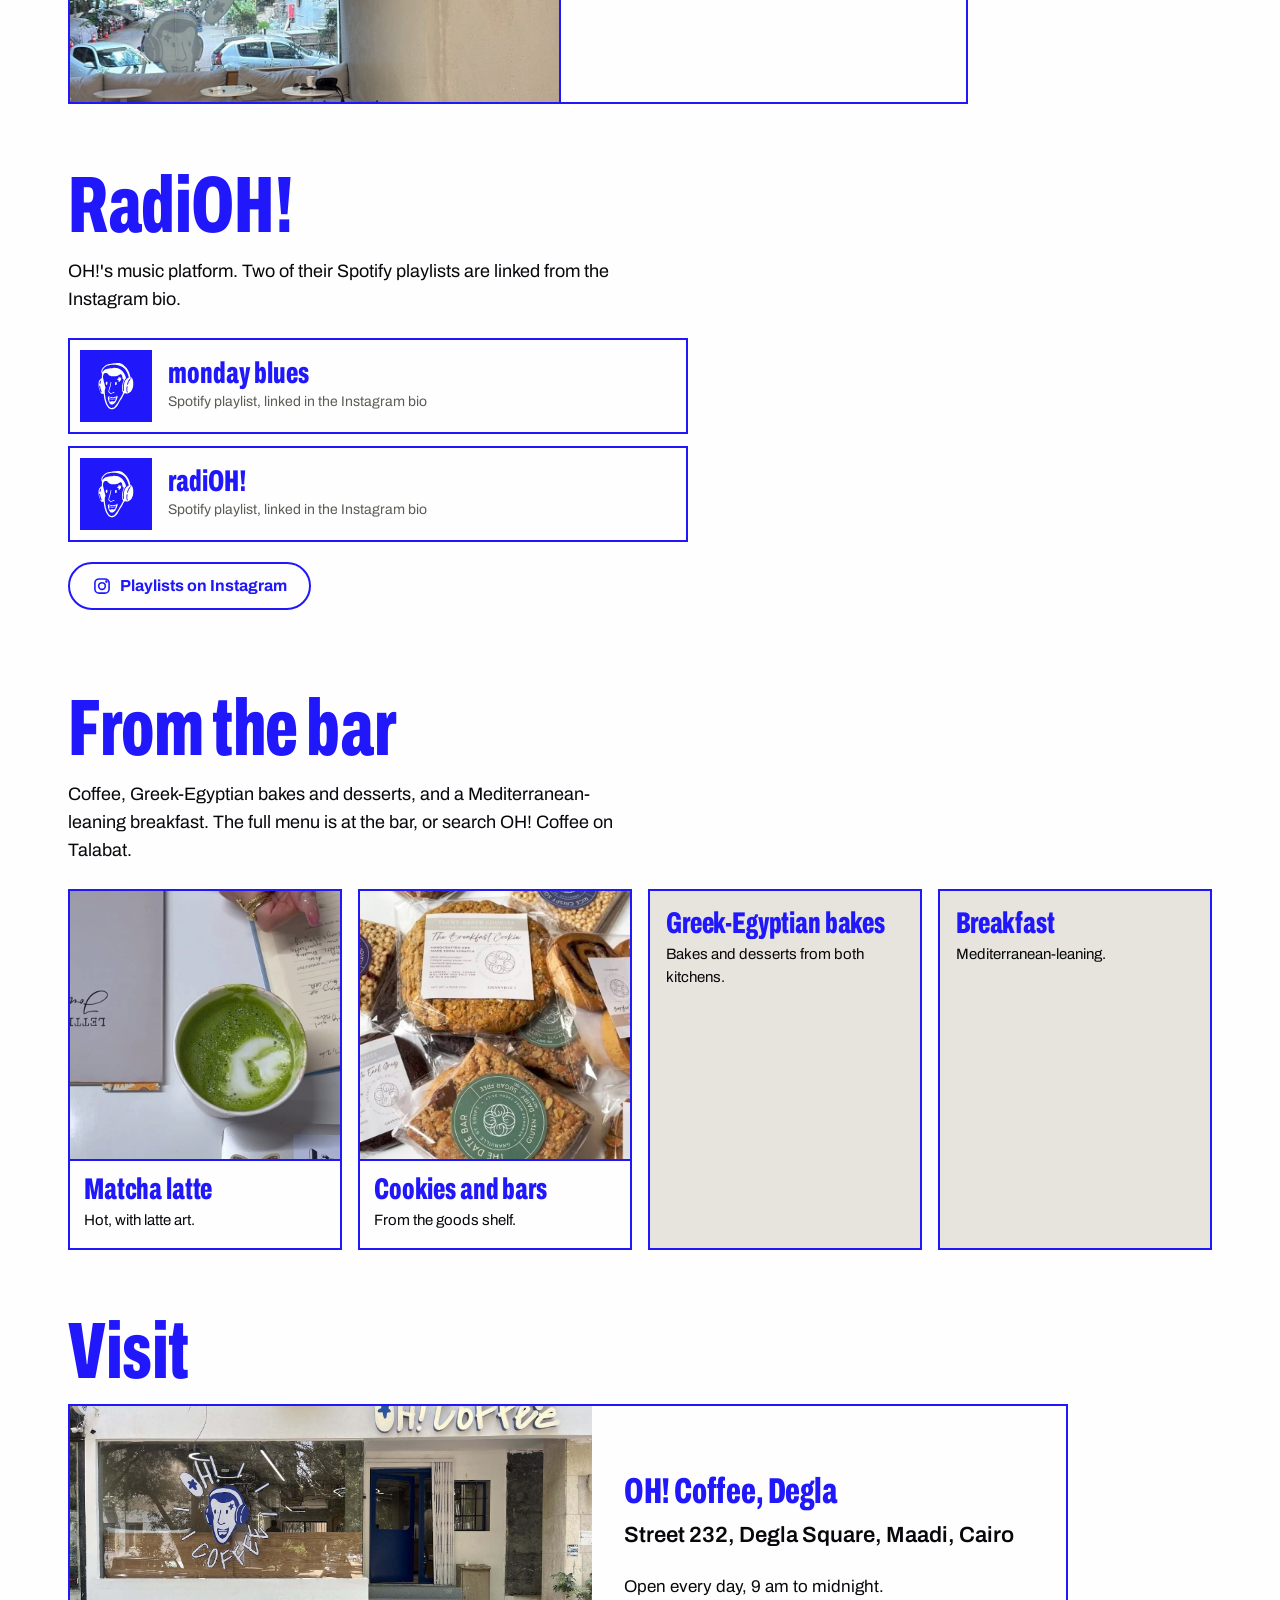
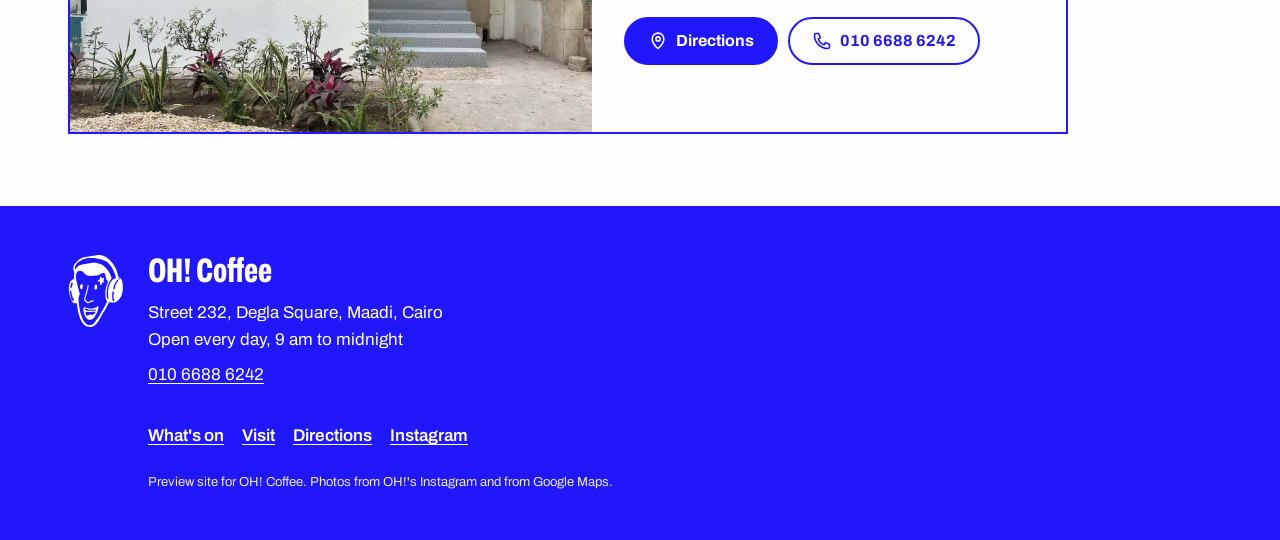
<file: whatson.html>
<!doctype html>
<html lang="en">
<head>
<meta charset="utf-8">
<meta name="viewport" content="width=device-width, initial-scale=1">
<title>What&#x27;s on | OH! Coffee, Degla</title>
<meta name="description" content="Workshops, SOUND OBSESSIONS listening sessions and RadiOH! playlists at OH! Coffee, Street 232, Degla Square, Maadi.">
<meta name="theme-color" content="#fefefe">
<link rel="icon" href="img/icon.png">
<link rel="preload" href="fonts/b9202932174a.woff2" as="font" type="font/woff2" crossorigin>
<link rel="stylesheet" href="fonts.css">
<link rel="stylesheet" href="site.css">
<script>document.documentElement.classList.add('js')</script>
</head>
<body class="p-whatson">
<svg width="0" height="0" style="position:absolute" aria-hidden="true"><symbol id="face" viewBox="30 13 96 127"><path fill="currentColor" fill-rule="evenodd" d="M80.00 14.99C78.13 15.17 74.65 15.59 72.27 16.00C69.90 16.41 67.88 17.08 65.75 17.43C63.62 17.78 61.21 17.81 59.50 18.09C57.79 18.36 56.87 18.61 55.50 19.09C54.13 19.58 52.40 20.39 51.27 21.00C50.14 21.61 50.22 21.38 48.72 22.75C47.22 24.12 43.67 27.58 42.25 29.21C40.83 30.83 40.71 31.28 40.17 32.50C39.64 33.72 39.21 35.33 39.05 36.50C38.88 37.67 38.92 38.12 39.19 39.50C39.46 40.88 40.50 42.79 40.66 44.75C40.81 46.71 40.19 49.50 40.13 51.25C40.06 53.00 40.92 54.08 40.27 55.25C39.63 56.42 37.26 57.35 36.25 58.25C35.25 59.15 34.92 59.57 34.25 60.66C33.58 61.74 32.70 63.37 32.25 64.76C31.80 66.15 31.68 67.63 31.55 69.00C31.41 70.37 31.38 71.29 31.44 73.00C31.50 74.71 31.65 77.39 31.91 79.25C32.17 81.11 32.64 82.81 33.00 84.18C33.36 85.56 33.39 85.86 34.06 87.50C34.73 89.14 36.20 92.48 37.00 94.02C37.80 95.56 38.30 96.17 38.88 96.75C39.46 97.33 39.61 97.38 40.50 97.50C41.39 97.61 43.46 97.33 44.25 97.46C45.04 97.58 44.89 96.78 45.22 98.25C45.55 99.72 45.77 103.42 46.23 106.25C46.70 109.08 47.37 112.67 48.00 115.25C48.63 117.83 49.28 119.75 50.01 121.75C50.75 123.75 51.41 125.45 52.40 127.25C53.40 129.05 54.86 131.16 56.00 132.55C57.14 133.94 58.08 134.74 59.25 135.58C60.42 136.42 61.67 137.12 63.00 137.58C64.33 138.04 65.88 138.31 67.25 138.35C68.62 138.39 70.17 138.10 71.25 137.82C72.33 137.55 72.81 137.28 73.75 136.72C74.69 136.17 75.92 135.33 76.88 134.50C77.84 133.67 78.55 132.90 79.50 131.73C80.45 130.57 80.99 130.12 82.58 127.50C84.17 124.88 87.21 119.03 89.03 116.00C90.85 112.97 91.98 111.98 93.50 109.31C95.02 106.64 96.94 102.18 98.14 100.00C99.33 97.82 100.07 96.95 100.67 96.25C101.27 95.55 101.11 95.78 101.75 95.78C102.39 95.78 103.54 96.15 104.50 96.24C105.46 96.32 106.42 96.40 107.50 96.29C108.58 96.19 110.00 95.91 111.00 95.60C112.00 95.30 112.50 95.13 113.50 94.47C114.50 93.81 115.98 92.66 117.00 91.62C118.02 90.59 118.81 89.51 119.60 88.25C120.40 86.99 121.13 85.54 121.75 84.04C122.37 82.54 122.96 80.63 123.30 79.25C123.65 77.87 123.69 76.83 123.81 75.75C123.93 74.67 124.00 74.58 124.00 72.75C124.01 70.92 124.07 67.04 123.83 64.75C123.60 62.46 123.02 60.42 122.62 59.00C122.21 57.58 121.85 57.01 121.42 56.25C120.98 55.49 120.40 54.89 120.00 54.47C119.60 54.04 119.46 53.95 119.00 53.73C118.54 53.51 117.63 53.34 117.25 53.13C116.87 52.93 117.16 53.86 116.71 52.50C116.26 51.14 115.23 47.08 114.56 45.00C113.90 42.92 113.21 41.27 112.70 40.00C112.19 38.73 112.28 38.83 111.50 37.37C110.72 35.91 108.99 32.81 108.00 31.25C107.00 29.69 106.52 29.17 105.55 28.00C104.59 26.83 103.91 25.86 102.20 24.25C100.48 22.64 97.12 19.67 95.25 18.33C93.38 17.00 92.24 16.75 90.95 16.25C89.66 15.75 88.74 15.57 87.50 15.35C86.26 15.13 84.75 14.99 83.50 14.93C82.25 14.87 81.87 14.81 80.00 14.99ZM65.25 20.00C63.75 20.19 61.04 20.64 59.50 20.98C57.96 21.31 57.25 21.52 56.00 22.03C54.75 22.53 53.27 23.26 51.98 24.00C50.69 24.74 49.58 25.33 48.25 26.49C46.92 27.64 44.93 29.83 44.00 30.91C43.07 32.00 43.05 32.15 42.67 33.00C42.29 33.85 41.83 35.05 41.72 36.00C41.60 36.95 41.83 38.20 42.00 38.69C42.17 39.19 42.24 39.41 42.75 38.96C43.26 38.51 44.30 36.82 45.05 36.00C45.80 35.18 46.30 34.67 47.25 34.01C48.20 33.36 49.25 32.68 50.75 32.08C52.25 31.47 52.96 31.01 56.25 30.38C59.54 29.74 67.17 28.61 70.50 28.25C73.83 27.88 74.79 28.15 76.25 28.18C77.71 28.22 78.25 28.29 79.25 28.46C80.25 28.62 81.25 28.90 82.25 29.18C83.25 29.46 84.38 29.80 85.25 30.14C86.12 30.47 86.33 30.49 87.50 31.18C88.67 31.87 90.85 33.19 92.25 34.28C93.65 35.38 94.64 36.30 95.88 37.75C97.12 39.20 98.61 41.25 99.71 43.00C100.82 44.75 101.69 46.38 102.50 48.25C103.32 50.12 104.28 53.04 104.59 54.25C104.89 55.46 104.90 54.50 104.34 55.50C103.79 56.50 102.11 58.75 101.25 60.25C100.40 61.75 99.74 63.21 99.20 64.50C98.66 65.79 98.38 66.71 98.02 68.00C97.67 69.29 97.37 70.21 97.08 72.25C96.80 74.29 96.44 78.25 96.30 80.25C96.16 82.25 96.19 83.08 96.25 84.25C96.30 85.42 96.51 86.54 96.65 87.25C96.80 87.96 96.87 88.07 97.10 88.50C97.32 88.93 97.77 89.54 98.00 89.81C98.23 90.08 98.30 90.06 98.50 90.09C98.70 90.13 99.04 90.14 99.21 90.00C99.39 89.86 99.59 89.75 99.56 89.25C99.54 88.75 99.19 88.83 99.05 87.00C98.92 85.17 98.70 80.67 98.75 78.25C98.79 75.83 99.06 74.21 99.33 72.50C99.61 70.79 99.91 69.54 100.39 68.00C100.87 66.46 101.58 64.62 102.22 63.25C102.87 61.88 103.69 60.64 104.25 59.80C104.81 58.97 104.98 58.82 105.56 58.25C106.14 57.68 106.78 56.99 107.75 56.36C108.72 55.74 110.70 54.94 111.39 54.50C112.08 54.06 111.81 54.08 111.88 53.75C111.95 53.42 112.02 53.42 111.82 52.50C111.62 51.58 111.37 50.29 110.66 48.25C109.95 46.21 108.65 42.58 107.55 40.25C106.45 37.92 105.04 35.73 104.07 34.25C103.10 32.77 102.68 32.38 101.75 31.38C100.82 30.37 99.79 29.26 98.50 28.22C97.21 27.18 95.83 26.09 94.00 25.15C92.17 24.22 89.92 23.37 87.50 22.61C85.08 21.85 81.75 21.05 79.50 20.60C77.25 20.15 75.83 20.06 74.00 19.92C72.17 19.79 69.96 19.78 68.50 19.79C67.04 19.80 66.75 19.80 65.25 20.00ZM49.25 41.75C48.79 41.82 48.67 41.84 48.25 42.06C47.83 42.28 47.29 42.53 46.75 43.06C46.21 43.60 45.49 44.42 45.00 45.29C44.51 46.15 44.07 47.05 43.81 48.25C43.54 49.45 43.22 50.38 43.40 52.50C43.59 54.62 43.85 56.42 44.90 61.00C45.94 65.58 48.92 76.38 49.70 80.00C50.48 83.62 49.85 81.38 49.58 82.75C49.30 84.12 48.31 86.83 48.06 88.25C47.80 89.67 48.04 90.08 48.07 91.25C48.10 92.42 48.07 93.25 48.26 95.25C48.45 97.25 48.80 100.54 49.22 103.25C49.64 105.96 50.34 109.38 50.79 111.50C51.25 113.62 51.41 114.21 51.97 116.00C52.53 117.79 53.48 120.55 54.15 122.25C54.82 123.95 55.27 124.88 56.00 126.22C56.73 127.55 57.67 129.13 58.54 130.25C59.42 131.37 60.42 132.23 61.25 132.91C62.08 133.59 62.71 134.00 63.50 134.33C64.29 134.67 65.12 134.82 66.00 134.89C66.88 134.97 67.75 135.00 68.75 134.80C69.75 134.59 71.05 134.15 72.00 133.64C72.95 133.13 73.15 133.23 74.46 131.75C75.77 130.27 78.18 127.11 79.85 124.75C81.52 122.39 82.86 120.29 84.50 117.62C86.14 114.95 87.68 112.39 89.69 108.75C91.69 105.11 95.37 98.12 96.52 95.75C97.67 93.38 96.83 95.33 96.61 94.50C96.39 93.67 95.56 91.96 95.20 90.75C94.84 89.54 94.64 88.96 94.44 87.25C94.24 85.54 94.03 82.33 94.02 80.50C94.00 78.67 94.10 77.96 94.33 76.25C94.57 74.54 94.72 72.88 95.40 70.25C96.08 67.62 98.27 62.58 98.42 60.50C98.58 58.42 96.80 58.46 96.33 57.75C95.87 57.04 96.08 57.88 95.65 56.25C95.22 54.62 94.23 49.62 93.75 47.99C93.27 46.36 93.12 46.88 92.75 46.48C92.38 46.09 91.88 45.80 91.50 45.64C91.12 45.47 91.04 45.45 90.50 45.48C89.96 45.51 89.42 45.31 88.25 45.84C87.08 46.37 84.71 48.00 83.50 48.64C82.29 49.27 82.71 49.35 81.00 49.66C79.29 49.96 75.46 50.33 73.25 50.48C71.04 50.63 69.29 50.64 67.75 50.55C66.21 50.47 65.12 50.27 64.00 49.95C62.88 49.64 61.79 49.07 61.00 48.67C60.21 48.26 60.12 48.31 59.24 47.50C58.37 46.69 56.79 44.69 55.75 43.79C54.71 42.89 53.79 42.47 53.00 42.10C52.21 41.74 51.62 41.66 51.00 41.60C50.38 41.54 49.71 41.67 49.25 41.75ZM85.75 51.96C85.48 51.94 85.30 52.08 85.13 52.25C84.96 52.42 84.81 52.50 84.75 53.00C84.70 53.50 84.84 54.71 84.80 55.25C84.77 55.79 84.69 56.01 84.56 56.25C84.43 56.49 84.46 56.50 84.00 56.71C83.54 56.91 82.26 57.28 81.81 57.50C81.37 57.72 81.45 57.79 81.34 58.00C81.24 58.21 81.10 58.46 81.17 58.75C81.24 59.04 81.29 59.48 81.76 59.75C82.23 60.02 83.49 60.18 84.00 60.38C84.51 60.59 84.62 60.19 84.80 61.00C84.99 61.81 85.01 64.44 85.12 65.25C85.24 66.06 85.31 65.71 85.50 65.85C85.69 66.00 85.93 66.20 86.25 66.10C86.57 66.00 86.96 65.96 87.42 65.25C87.88 64.54 88.65 62.46 89.00 61.85C89.35 61.25 89.17 61.63 89.50 61.61C89.83 61.58 90.62 61.77 91.00 61.70C91.38 61.63 91.60 61.45 91.75 61.21C91.90 60.97 92.02 60.66 91.90 60.25C91.78 59.84 91.22 59.17 91.05 58.75C90.87 58.33 90.70 58.38 90.85 57.75C91.00 57.12 91.80 55.58 91.94 55.00C92.09 54.42 91.90 54.44 91.75 54.25C91.59 54.06 91.46 53.79 91.00 53.84C90.54 53.89 89.46 54.45 89.00 54.57C88.54 54.68 88.62 54.90 88.25 54.53C87.88 54.16 87.17 52.78 86.75 52.35C86.33 51.92 86.02 51.97 85.75 51.96ZM117.25 54.69C116.92 54.74 116.44 55.01 116.25 55.23C116.06 55.45 116.08 55.75 116.13 56.00C116.18 56.25 116.31 56.57 116.53 56.75C116.76 56.93 117.18 57.11 117.50 57.07C117.82 57.02 118.29 56.72 118.48 56.50C118.68 56.28 118.71 56.01 118.67 55.75C118.63 55.49 118.49 55.12 118.25 54.95C118.01 54.77 117.58 54.65 117.25 54.69ZM115.00 57.75C114.76 57.82 114.52 57.75 114.06 58.25C113.59 58.75 113.03 59.38 112.22 60.75C111.41 62.12 109.92 64.75 109.17 66.50C108.43 68.25 107.95 70.21 107.74 71.25C107.53 72.29 107.80 72.38 107.93 72.75C108.05 73.12 108.28 73.33 108.50 73.44C108.72 73.56 109.02 73.55 109.25 73.44C109.48 73.32 109.60 73.63 109.89 72.75C110.19 71.87 110.61 69.45 111.00 68.17C111.39 66.89 111.45 66.49 112.25 65.04C113.05 63.60 115.21 60.63 115.81 59.50C116.41 58.37 115.91 58.53 115.86 58.25C115.81 57.97 115.64 57.91 115.50 57.83C115.36 57.74 115.24 57.67 115.00 57.75ZM36.75 62.21C36.48 62.18 36.39 62.28 36.15 62.50C35.91 62.72 35.59 62.96 35.33 63.50C35.07 64.04 34.79 64.71 34.61 65.75C34.43 66.79 34.23 68.92 34.23 69.75C34.23 70.58 34.43 70.50 34.60 70.75C34.77 71.00 35.02 71.26 35.25 71.28C35.48 71.29 35.77 71.09 36.00 70.84C36.23 70.59 36.28 70.89 36.61 69.75C36.94 68.61 37.78 65.18 37.97 64.00C38.16 62.82 37.95 62.97 37.75 62.67C37.55 62.38 37.02 62.24 36.75 62.21ZM53.00 64.97C52.62 65.05 52.29 65.21 52.00 65.44C51.71 65.68 51.45 66.01 51.25 66.39C51.05 66.78 50.92 67.19 50.83 67.75C50.74 68.31 50.62 68.98 50.69 69.75C50.76 70.52 51.03 71.76 51.25 72.35C51.47 72.95 51.75 73.10 52.00 73.31C52.25 73.52 52.46 73.61 52.75 73.62C53.04 73.62 53.45 73.54 53.75 73.36C54.05 73.17 54.33 73.31 54.57 72.50C54.81 71.69 55.12 69.67 55.18 68.50C55.23 67.33 55.07 66.09 54.92 65.50C54.76 64.91 54.57 65.06 54.25 64.97C53.93 64.89 53.38 64.90 53.00 64.97ZM64.00 65.98C63.82 66.14 63.91 65.55 63.66 66.75C63.41 67.95 63.24 70.21 62.50 73.17C61.76 76.13 59.97 81.78 59.21 84.50C58.45 87.22 58.20 88.33 57.95 89.50C57.70 90.67 57.65 90.89 57.70 91.50C57.75 92.11 57.78 92.59 58.25 93.16C58.72 93.73 59.92 94.36 60.50 94.92C61.08 95.48 61.33 96.11 61.75 96.52C62.17 96.94 62.58 97.22 63.00 97.42C63.42 97.61 63.58 97.79 64.25 97.69C64.92 97.59 65.92 97.27 67.00 96.81C68.08 96.36 69.67 95.31 70.75 94.95C71.83 94.59 72.95 94.81 73.50 94.66C74.05 94.50 74.03 94.23 74.08 94.00C74.13 93.77 73.93 93.44 73.80 93.25C73.66 93.06 73.63 92.96 73.25 92.85C72.87 92.73 72.05 92.55 71.50 92.57C70.95 92.60 70.79 92.58 69.96 93.00C69.13 93.42 67.45 94.70 66.50 95.07C65.55 95.43 64.92 95.33 64.25 95.20C63.58 95.07 63.26 94.98 62.50 94.28C61.74 93.58 60.15 91.67 59.66 91.00C59.17 90.33 59.52 90.67 59.57 90.25C59.63 89.83 59.36 90.71 60.00 88.50C60.63 86.29 62.55 80.17 63.40 77.00C64.24 73.83 64.75 71.25 65.05 69.50C65.36 67.75 65.29 67.11 65.24 66.50C65.19 65.89 64.96 65.91 64.75 65.83C64.54 65.74 64.18 65.83 64.00 65.98ZM77.25 65.98C76.73 65.99 76.50 66.13 76.25 66.34C76.00 66.55 75.89 66.22 75.78 67.25C75.66 68.28 75.49 71.42 75.57 72.50C75.65 73.58 75.89 73.47 76.25 73.74C76.61 74.00 77.33 74.11 77.75 74.10C78.17 74.08 78.46 73.92 78.75 73.65C79.04 73.38 79.26 73.40 79.49 72.50C79.72 71.60 80.07 69.17 80.13 68.25C80.20 67.33 80.00 67.33 79.88 67.00C79.75 66.67 79.79 66.42 79.36 66.25C78.92 66.08 77.77 65.96 77.25 65.98ZM34.00 75.90C33.72 75.98 33.46 76.19 33.32 76.50C33.19 76.81 32.89 75.79 33.18 77.75C33.46 79.71 34.58 86.12 35.05 88.25C35.52 90.38 35.64 89.83 35.99 90.50C36.34 91.17 36.74 91.76 37.15 92.25C37.57 92.74 38.15 93.24 38.50 93.45C38.85 93.65 39.03 93.60 39.25 93.48C39.47 93.37 39.73 93.08 39.82 92.75C39.91 92.42 40.06 92.33 39.79 91.50C39.51 90.67 38.64 89.04 38.18 87.75C37.71 86.46 37.35 84.96 37.02 83.75C36.68 82.54 36.40 81.67 36.16 80.50C35.93 79.33 35.80 77.50 35.60 76.75C35.41 76.00 35.27 76.15 35.00 76.00C34.73 75.86 34.28 75.81 34.00 75.90ZM107.25 77.19C107.04 77.40 106.69 77.74 106.47 78.25C106.25 78.76 106.02 78.42 105.93 80.25C105.85 82.08 105.78 87.17 105.94 89.25C106.11 91.33 106.62 92.00 106.92 92.75C107.21 93.50 107.48 93.55 107.74 93.75C108.01 93.95 108.25 93.97 108.50 93.95C108.75 93.92 109.08 93.80 109.25 93.60C109.42 93.40 109.64 93.43 109.51 92.75C109.38 92.07 108.71 90.46 108.46 89.50C108.22 88.54 108.00 88.88 108.05 87.00C108.10 85.12 108.70 79.88 108.76 78.25C108.82 76.62 108.57 77.45 108.40 77.25C108.23 77.05 107.94 77.04 107.75 77.03C107.56 77.02 107.46 76.99 107.25 77.19ZM80.25 102.36C79.99 102.72 79.90 104.03 79.19 104.50C78.48 104.97 77.37 104.77 76.00 105.15C74.63 105.53 72.42 106.54 71.00 106.80C69.58 107.05 69.38 107.05 67.50 106.70C65.62 106.35 61.33 105.02 59.75 104.68C58.17 104.35 58.46 104.57 58.00 104.67C57.54 104.76 57.25 104.90 56.97 105.25C56.68 105.60 56.39 106.17 56.28 106.75C56.17 107.33 56.18 107.58 56.33 108.75C56.47 109.92 56.86 112.38 57.16 113.75C57.47 115.12 57.62 115.71 58.15 117.00C58.69 118.29 59.47 120.19 60.36 121.50C61.25 122.81 62.77 124.18 63.50 124.86C64.23 125.53 64.29 125.37 64.75 125.54C65.21 125.72 65.50 125.88 66.25 125.91C67.00 125.93 68.30 125.94 69.25 125.70C70.20 125.47 71.14 124.99 71.97 124.50C72.80 124.01 73.67 123.28 74.25 122.73C74.83 122.19 74.90 122.08 75.47 121.25C76.03 120.42 76.96 118.96 77.64 117.75C78.31 116.54 78.85 115.58 79.50 114.00C80.16 112.42 81.14 109.88 81.58 108.25C82.02 106.62 82.18 105.17 82.15 104.25C82.12 103.33 81.64 103.07 81.41 102.75C81.17 102.43 80.94 102.37 80.75 102.31C80.56 102.24 80.51 101.99 80.25 102.36ZM59.50 106.95C59.20 107.15 58.95 107.62 58.94 108.00C58.93 108.38 58.82 108.87 59.45 109.25C60.09 109.63 61.53 110.07 62.75 110.29C63.97 110.52 64.75 110.55 66.75 110.58C68.75 110.61 72.96 110.62 74.75 110.49C76.54 110.36 76.92 110.07 77.50 109.82C78.08 109.57 78.15 109.24 78.23 109.00C78.32 108.76 78.16 108.52 78.00 108.36C77.84 108.20 78.29 108.02 77.25 108.05C76.21 108.09 73.33 108.49 71.75 108.59C70.17 108.68 68.96 108.72 67.75 108.64C66.54 108.56 65.67 108.40 64.50 108.10C63.33 107.80 61.58 107.03 60.75 106.83C59.92 106.64 59.80 106.76 59.50 106.95ZM61.00 111.96C59.81 112.00 60.27 112.37 60.10 112.75C59.92 113.13 59.79 113.42 59.97 114.25C60.14 115.08 60.75 117.03 61.13 117.75C61.51 118.47 61.31 118.69 62.25 118.58C63.19 118.47 65.71 117.33 66.75 117.08C67.79 116.82 67.75 116.96 68.50 117.04C69.25 117.12 70.46 117.57 71.25 117.56C72.04 117.55 72.58 117.30 73.25 116.99C73.92 116.68 74.69 116.21 75.25 115.71C75.81 115.22 76.33 114.45 76.62 114.00C76.90 113.55 76.96 113.28 76.98 113.00C77.00 112.72 76.91 112.49 76.75 112.34C76.59 112.19 77.58 112.08 76.00 112.12C74.42 112.15 69.75 112.55 67.25 112.52C64.75 112.50 62.19 111.92 61.00 111.96Z"/></symbol></svg>
<a class="skip" href="#main">Skip to content</a>
<header class="hdr"><div class="in">
  <a class="brand" href="index.html" aria-label="OH! Coffee, home"><svg class="bface" aria-hidden="true" focusable="false"><use href="#face"/></svg><span class="wm" aria-hidden="true">OH! Coffee</span></a>
  <nav class="nav" aria-label="Main"><a href="whatson.html" aria-current="page">What's on</a><a href="index.html#room">The room</a><a href="index.html#visit">Visit</a><a href="https://www.instagram.com/ohcoffeeee/" target="_blank" rel="noopener">Instagram</a></nav>
  <div class="acts">
    <a class="btn btn-co btn-sm hcall" href="tel:+201066886242"><svg class="i" viewBox="0 0 24 24" fill="none" stroke="currentColor" stroke-width="1.9" stroke-linecap="round" stroke-linejoin="round" aria-hidden="true"><path d="M5 3h3l2 5-2.5 1.5a11 11 0 0 0 7 7L16 14l5 2v3a2 2 0 0 1-2 2A16 16 0 0 1 3 5a2 2 0 0 1 2-2z"/></svg>Call</a>
    <a class="ib call" href="tel:+201066886242" aria-label="Call OH! Coffee"><svg class="i" viewBox="0 0 24 24" fill="none" stroke="currentColor" stroke-width="1.9" stroke-linecap="round" stroke-linejoin="round" aria-hidden="true"><path d="M5 3h3l2 5-2.5 1.5a11 11 0 0 0 7 7L16 14l5 2v3a2 2 0 0 1-2 2A16 16 0 0 1 3 5a2 2 0 0 1 2-2z"/></svg></a>
    <button class="ib burger" type="button" aria-expanded="false" aria-controls="mnav" aria-label="Open menu"><span class="o"><svg class="i" viewBox="0 0 24 24" fill="none" stroke="currentColor" stroke-width="1.9" stroke-linecap="round" stroke-linejoin="round" aria-hidden="true"><path d="M4 7h16M4 12h16M4 17h16"/></svg></span><span class="x"><svg class="i" viewBox="0 0 24 24" fill="none" stroke="currentColor" stroke-width="1.9" stroke-linecap="round" stroke-linejoin="round" aria-hidden="true"><path d="M6 6l12 12M18 6L6 18"/></svg></span></button>
  </div>
</div></header>
<nav id="mnav" aria-label="Mobile">
  <a href="index.html">Home</a><a href="whatson.html">What's on</a><a href="index.html#room">The room</a><a href="index.html#visit">Visit</a>
  <a class="small" href="tel:+201066886242">Call, 010 6688 6242</a>
  <a class="small" href="https://www.google.com/maps/search/?api=1&query=OH%21+Coffee+Street+232+Degla+Square+Maadi+Cairo" target="_blank" rel="noopener">Directions on Google Maps</a>
  <a class="small" href="https://www.instagram.com/ohcoffeeee/" target="_blank" rel="noopener">Instagram @ohcoffeeee</a>
</nav>
<main id="main">
  <div class="wtop"><div class="in">
    <h1 class="greet" data-greet>Hello.</h1>
    <p class="lede">Workshops, listening sessions and playlists at OH! Coffee in Degla.</p>
    <p class="disc">OH! announces dates on Instagram, so check <a href="https://www.instagram.com/ohcoffeeee/" target="_blank" rel="noopener">@ohcoffeeee</a> for the next one.</p>
  </div></div>
  <nav class="chips js-jump" aria-label="Sections"><div class="track"><a class="chip" href="#workshops">Workshops</a><a class="chip" href="#sound-obsessions">Sound Obsessions</a><a class="chip" href="#radioh">RadiOH!</a><a class="chip" href="#bar">From the bar</a><a class="chip" href="#visit">Visit</a></div></nav>
  <div class="wbody in">
  <section class="wsec" id="workshops" aria-labelledby="workshops-h">
    <h2 id="workshops-h">Workshops</h2><p class="intro">Small hands-on sessions at the café. OH! has run film, photography and matcha workshops, and the Instagram bio links a sign-up form for a coffee-making workshop.</p>
    <div class="cards"><article class="card"><div class="cmedia"><img src="img/matcha-powder.jpg" alt="A small mound of bright green matcha powder on a brushed steel counter" width="1200" height="1600" loading="lazy"></div><div class="cbody"><h3>Matcha</h3><p>A matcha workshop, at the bar.</p></div></article><article class="card textonly"><div class="cbody"><h3>Coffee making</h3><p>Sign up through the Google Form linked in the Instagram bio.</p><p class="clink"><a href="https://www.instagram.com/ohcoffeeee/" target="_blank" rel="noopener">Open @ohcoffeeee</a></p></div></article><article class="card textonly"><div class="cbody"><h3>Film</h3><p>One of the workshop series OH! has run.</p></div></article><article class="card textonly"><div class="cbody"><h3>Photography</h3><p>Another of OH!'s workshop series.</p></div></article></div>
  </section>
  <section class="wsec" id="sound-obsessions" aria-labelledby="sound-obsessions-h">
    <h2 id="sound-obsessions-h">SOUND OBSESSIONS</h2><p class="intro">OH!&#x27;s listening sessions. Come in, sit down and listen together. The next session and what&#x27;s playing are announced on Instagram.</p>
    <div class="cards"><article class="card"><div class="cmedia"><img src="img/window-seating.jpg" alt="Window seating with round white tables and cobalt chairs, a row of record sleeves on a wall shelf" width="1080" height="1007" loading="lazy"></div><div class="cbody"><h3>Listening sessions</h3><p>Held in the café, among the record sleeves and the cobalt chairs.</p></div></article></div>
  </section>
  <section class="wsec" id="radioh" aria-labelledby="radioh-h">
    <h2 id="radioh-h">RadiOH!</h2><p class="intro">OH!&#x27;s music platform. Two of their Spotify playlists are linked from the Instagram bio.</p>
    <div class="free"><ul class="plist"><li><span class="sl"><svg class="pface" aria-hidden="true" focusable="false"><use href="#face"/></svg></span><span><b>monday blues</b><small>Spotify playlist, linked in the Instagram bio</small></span></li><li><span class="sl"><svg class="pface" aria-hidden="true" focusable="false"><use href="#face"/></svg></span><span><b>radiOH!</b><small>Spotify playlist, linked in the Instagram bio</small></span></li></ul><p><a class="btn btn-line" href="https://www.instagram.com/ohcoffeeee/" target="_blank" rel="noopener"><svg class="i" viewBox="0 0 24 24" fill="none" stroke="currentColor" stroke-width="1.9" stroke-linecap="round" stroke-linejoin="round" aria-hidden="true"><rect x="3.5" y="3.5" width="17" height="17" rx="5"/><circle cx="12" cy="12" r="4"/><circle cx="17.3" cy="6.7" r=".6" fill="currentColor"/></svg>Playlists on Instagram</a></p></div>
  </section>
  <section class="wsec" id="bar" aria-labelledby="bar-h">
    <h2 id="bar-h">From the bar</h2><p class="intro">Coffee, Greek-Egyptian bakes and desserts, and a Mediterranean-leaning breakfast. The full menu is at the bar, or search OH! Coffee on Talabat.</p>
    <div class="cards"><article class="card"><div class="cmedia"><img src="img/matcha-latte.jpg" alt="A matcha latte with latte art, from above, next to an open notebook" width="720" height="720" loading="lazy"></div><div class="cbody"><h3>Matcha latte</h3><p>Hot, with latte art.</p></div></article><article class="card"><div class="cmedia"><img src="img/goods-cookies.jpg" alt="Packaged cookies, date bars and rolls from the goods shelf" width="720" height="720" loading="lazy"></div><div class="cbody"><h3>Cookies and bars</h3><p>From the goods shelf.</p></div></article><article class="card textonly"><div class="cbody"><h3>Greek-Egyptian bakes</h3><p>Bakes and desserts from both kitchens.</p></div></article><article class="card textonly"><div class="cbody"><h3>Breakfast</h3><p>Mediterranean-leaning.</p></div></article></div>
  </section>

  <section class="wsec wvisit" id="visit" aria-labelledby="visit-h">
    <h2 id="visit-h">Visit</h2>
    <article class="branch">
      <figure><img src="img/storefront-day.jpg" alt="The OH! Coffee shopfront by day with the cobalt door" width="1600" height="1200" loading="lazy"></figure>
      <div class="bbody">
        <h3>OH! Coffee, Degla</h3>
        <p class="addr">Street 232, Degla Square, Maadi, Cairo</p>
        <p>Open every day, 9 am to midnight.</p>
        <div class="acts-row">
          <a class="btn btn-co" href="https://www.google.com/maps/search/?api=1&query=OH%21+Coffee+Street+232+Degla+Square+Maadi+Cairo" target="_blank" rel="noopener"><svg class="i" viewBox="0 0 24 24" fill="none" stroke="currentColor" stroke-width="1.9" stroke-linecap="round" stroke-linejoin="round" aria-hidden="true"><path d="M12 21s-7-6.2-7-11.5a7 7 0 0 1 14 0C19 14.8 12 21 12 21z"/><circle cx="12" cy="9.5" r="2.5"/></svg>Directions</a>
          <a class="btn btn-line" href="tel:+201066886242"><svg class="i" viewBox="0 0 24 24" fill="none" stroke="currentColor" stroke-width="1.9" stroke-linecap="round" stroke-linejoin="round" aria-hidden="true"><path d="M5 3h3l2 5-2.5 1.5a11 11 0 0 0 7 7L16 14l5 2v3a2 2 0 0 1-2 2A16 16 0 0 1 3 5a2 2 0 0 1 2-2z"/></svg>010 6688 6242</a>
        </div>
      </div>
    </article>
  </section>
  </div>
</main>
<div class="mbar" aria-label="Quick actions">
  <a class="btn btn-co" href="tel:+201066886242"><svg class="i" viewBox="0 0 24 24" fill="none" stroke="currentColor" stroke-width="1.9" stroke-linecap="round" stroke-linejoin="round" aria-hidden="true"><path d="M5 3h3l2 5-2.5 1.5a11 11 0 0 0 7 7L16 14l5 2v3a2 2 0 0 1-2 2A16 16 0 0 1 3 5a2 2 0 0 1 2-2z"/></svg>Call</a>
  <a class="btn btn-line" href="https://www.instagram.com/ohcoffeeee/" target="_blank" rel="noopener"><svg class="i" viewBox="0 0 24 24" fill="none" stroke="currentColor" stroke-width="1.9" stroke-linecap="round" stroke-linejoin="round" aria-hidden="true"><rect x="3.5" y="3.5" width="17" height="17" rx="5"/><circle cx="12" cy="12" r="4"/><circle cx="17.3" cy="6.7" r=".6" fill="currentColor"/></svg>Instagram</a>
</div>
<footer class="ftr"><div class="in">
  <a class="fface" href="index.html" aria-label="OH! Coffee, home"><svg class="ffsvg" aria-hidden="true" focusable="false"><use href="#face"/></svg></a>
  <div class="fcol">
    <p class="fname">OH! Coffee</p>
    <p>Street 232, Degla Square, Maadi, Cairo<br>Open every day, 9 am to midnight<br><a href="tel:+201066886242">010 6688 6242</a></p>
    <nav aria-label="Footer"><a href="whatson.html">What's on</a><a href="index.html#visit">Visit</a><a href="https://www.google.com/maps/search/?api=1&query=OH%21+Coffee+Street+232+Degla+Square+Maadi+Cairo" target="_blank" rel="noopener">Directions</a><a href="https://www.instagram.com/ohcoffeeee/" target="_blank" rel="noopener">Instagram</a></nav>
    <small>Preview site for OH! Coffee. Photos from OH!'s Instagram and from Google Maps.</small>
  </div>
</div></footer>
<script src="app.js"></script>
</body>
</html>
</file>
<file: fonts.css>
/* latin-ext */
@font-face {
  font-family: 'Archivo';
  font-style: normal;
  font-weight: 400 900;
  font-stretch: 62% 125%;
  font-display: swap;
  src: url(fonts/c422bfcfaf78.woff2) format('woff2');
  unicode-range: U+0100-02BA, U+02BD-02C5, U+02C7-02CC, U+02CE-02D7, U+02DD-02FF, U+0304, U+0308, U+0329, U+1D00-1DBF, U+1E00-1E9F, U+1EF2-1EFF, U+2020, U+20A0-20AB, U+20AD-20C4, U+2113, U+2C60-2C7F, U+A720-A7FF;
}
/* latin */
@font-face {
  font-family: 'Archivo';
  font-style: normal;
  font-weight: 400 900;
  font-stretch: 62% 125%;
  font-display: swap;
  src: url(fonts/b9202932174a.woff2) format('woff2');
  unicode-range: U+0000-00FF, U+0131, U+0152-0153, U+02BB-02BC, U+02C6, U+02DA, U+02DC, U+0304, U+0308, U+0329, U+2000-206F, U+20AC, U+2122, U+2191, U+2193, U+2212, U+2215, U+FEFF, U+FFFD;
}
</file>
<file: site.css>
/* OH! Coffee preview. Tokens from brand.md */
:root{
  --cobalt:#2018fb; --paper:#fefefe; --concrete:#c9c8be; --wash:#e6e4dc; --ink:#08070c; --tan:#a57d5c; --graphite:#5c5b55;
  --hdr:64px; --chips:60px;
  --gut:clamp(16px,4vw,48px); --max:1240px;
}
*,*::before,*::after{box-sizing:border-box}
html{scroll-behavior:smooth;-webkit-text-size-adjust:100%}
body{margin:0;background:var(--paper);color:var(--ink);font-family:'Archivo',system-ui,sans-serif;font-stretch:100%;font-size:17px;line-height:1.55;overflow-x:hidden}
img{display:block;max-width:100%;height:auto}
a{color:var(--cobalt);text-underline-offset:3px}
figure{margin:0}
h1,h2,h3{margin:0;font-weight:800;font-stretch:62%;line-height:.95;letter-spacing:-.005em;color:var(--cobalt)}
p{margin:0 0 1em}
.in{max-width:var(--max);margin:0 auto;padding:0 var(--gut)}
:focus-visible{outline:3px solid var(--cobalt);outline-offset:3px}
.skip{position:absolute;left:-999px;top:8px;background:var(--cobalt);color:var(--paper);padding:12px 16px;z-index:100}
.skip:focus{left:8px}
.i{width:20px;height:20px;flex:none}

/* buttons */
.btn{display:inline-flex;align-items:center;justify-content:center;gap:8px;min-height:48px;padding:0 22px;border-radius:999px;font:inherit;font-weight:700;font-size:16px;text-decoration:none;border:2px solid var(--cobalt);transition:background .2s,color .2s;white-space:nowrap}
.btn-co{background:var(--cobalt);color:var(--paper)}
.btn-co:hover{background:var(--ink);border-color:var(--ink)}
.btn-line{background:transparent;color:var(--cobalt)}
.btn-line:hover{background:var(--cobalt);color:var(--paper)}
.btn-paper{background:var(--paper);color:var(--cobalt);border-color:var(--paper)}
.btn-paper:hover{background:transparent;color:var(--paper)}
.btn-sm{min-height:44px;padding:0 18px}
.acts-row{display:flex;flex-wrap:wrap;gap:10px}

/* header */
.hdr{position:sticky;top:0;z-index:40;background:var(--paper);border-bottom:2px solid var(--cobalt)}
.hdr .in{display:flex;align-items:center;gap:16px;height:var(--hdr);max-width:none}
.brand{display:flex;align-items:center;gap:10px;text-decoration:none;color:var(--cobalt);min-height:44px;flex:none}
.bface{width:34px;height:45px;color:var(--cobalt)}
.wm{font-weight:800;font-stretch:62%;font-size:30px;line-height:1;white-space:nowrap}
.nav{display:none;margin-left:auto;gap:4px}
.nav a{display:inline-flex;align-items:center;min-height:44px;padding:0 12px;color:var(--ink);text-decoration:none;font-weight:600}
.nav a:hover,.nav a[aria-current]{color:var(--cobalt);text-decoration:underline;text-decoration-thickness:2px}
.acts{margin-left:auto;display:flex;align-items:center;gap:6px}
.hcall{display:none}
.ib{display:inline-flex;align-items:center;justify-content:center;width:44px;height:44px;border-radius:50%;border:2px solid var(--cobalt);background:var(--paper);color:var(--cobalt);padding:0;cursor:pointer}
.ib .i{width:22px;height:22px}
.burger .x{display:none}
.burger[aria-expanded="true"] .x{display:block}.burger[aria-expanded="true"] .o{display:none}
.burger span{display:flex}
#mnav{position:fixed;inset:var(--hdr) 0 auto 0;z-index:39;background:var(--cobalt);padding:12px var(--gut) 28px;display:flex;flex-direction:column;transform:translateY(-8px);opacity:0;visibility:hidden;transition:opacity .22s,transform .22s,visibility 0s .22s}
#mnav.open{opacity:1;transform:none;visibility:visible;transition:opacity .22s,transform .22s}
#mnav a{color:var(--paper);text-decoration:none;font-weight:800;font-stretch:62%;font-size:38px;line-height:1.1;padding:6px 0;min-height:48px}
#mnav a.small{font-weight:500;font-stretch:100%;font-size:17px;padding:12px 0 0;opacity:.92}
@media (min-width:380px){.wm{font-size:32px}}
@media (min-width:900px){
  .nav{display:flex}.acts{margin-left:8px}.hcall{display:inline-flex}.ib{display:none}
  #mnav{display:none}
  .hdr .in{padding:0 32px}
}

/* hero */
.hero{position:relative}
.hero-photo img{width:100%;height:min(62svh,560px);object-fit:cover;object-position:40% 38%}
.sticker{position:relative;margin:-64px var(--gut) 0;background:var(--paper);border:2px solid var(--cobalt);padding:24px 20px 22px;max-width:620px}
.sticker h1{font-size:clamp(52px,15vw,124px);line-height:.88;margin-bottom:14px}
.sticker p{font-size:18px;max-width:40ch;color:var(--ink)}
@media (min-width:900px){
  .hero-photo img{height:min(88svh,860px)}
  .sticker{position:absolute;right:var(--gut);bottom:40px;margin:0;padding:32px 34px 30px}
  .hero-photo img{object-position:50% 62%}
}

/* sleeve: the signature */
.sleeve{position:relative;overflow:hidden;background:var(--cobalt);color:var(--paper);margin-top:72px;padding:64px 0 72px}
.sleeve h2,.sleeve h3{color:var(--paper)}
.sleeve .in{position:relative;z-index:1}
.sleeve h2{font-size:clamp(46px,9vw,96px);max-width:9ch;margin-bottom:36px}
.sleeve-face{position:absolute;right:-18%;top:28px;width:min(72vw,620px);aspect-ratio:96/127;color:var(--paper);opacity:.16;pointer-events:none}
.bigface{width:100%;height:100%}
.sides{display:grid;gap:36px;margin-bottom:40px;max-width:760px}
.side h3{font-size:24px;font-weight:700;font-stretch:100%;letter-spacing:0;margin-bottom:8px;opacity:.85}
.tracks{list-style:none;margin:0;padding:0;border-top:1.5px solid rgba(254,254,254,.45)}
.tracks li{display:grid;grid-template-columns:44px 1fr;column-gap:12px;padding:14px 0;border-bottom:1.5px solid rgba(254,254,254,.45)}
.tn{grid-row:span 2;font-weight:600;font-variant-numeric:tabular-nums;padding-top:6px;color:#e9e7df}
.tt{font-weight:800;font-stretch:62%;font-size:clamp(30px,6vw,44px);line-height:1}
.td{font-size:16px;color:#f2f1ec;margin-top:4px}
@media (min-width:900px){
  .sleeve{padding:96px 0 104px;margin-top:120px}
  .sleeve-face{right:-4%;top:50%;transform:translateY(-50%);width:min(46vw,640px);opacity:1}
  .sides{grid-template-columns:1fr 1fr;gap:48px;max-width:56%}
  .tracks li{grid-template-columns:40px 1fr}
}
/* one-time reveal of the face */
.js .sleeve-face[data-draw] .bigface{clip-path:inset(0 0 100% 0);transition:clip-path 1.6s cubic-bezier(.6,.05,.25,1)}
.js .sleeve-face.drawn .bigface{clip-path:inset(0 0 0 0)}
@media (prefers-reduced-motion:reduce){
  html{scroll-behavior:auto}
  .js .sleeve-face[data-draw] .bigface{clip-path:none;transition:none}
  #mnav,.btn{transition:none}
}

/* shared section heads */
.big{font-size:clamp(44px,8vw,88px);margin-bottom:22px;max-width:14ch}
section.room,section.bar,section.on,section.story,section.visit{padding:80px 0 0}
@media (min-width:900px){section.room,section.bar,section.on,section.story,section.visit{padding-top:128px}}
figcaption{font-size:14px;color:var(--graphite);margin-top:8px}

/* room */
.room .in{display:grid;gap:14px;grid-template-columns:1fr 1fr}
.room-text,.r-tall{grid-column:1/-1}
.r-wide,.r-dog{align-self:start}
.room-text p{max-width:52ch;font-size:18px}
.room img{width:100%;object-fit:cover}
.r-tall img{aspect-ratio:4/5}
.r-wide img{aspect-ratio:4/5}
.r-dog img{aspect-ratio:4/5}
@media (min-width:700px){
  .room .in{grid-template-columns:1.1fr 1fr;align-items:start;column-gap:24px;row-gap:24px}
  .room-text{grid-column:1/-1}
  .r-tall{grid-column:1;grid-row:span 2}.r-tall img{aspect-ratio:912/1500}
  .r-wide img{aspect-ratio:1080/1007}
}
@media (min-width:1000px){
  .room .in{grid-template-columns:1.05fr 1fr .62fr}
  .room-text{grid-column:2/4;padding-top:12px}
  .r-tall{grid-column:1;grid-row:1/3}
  .r-wide{grid-column:2}.r-dog{grid-column:3;align-self:end}
}

/* bar */
.bar-grid{display:grid;gap:18px;grid-template-columns:1fr 1fr}
.bar-grid figure:nth-child(2){grid-row:span 2}
.bar-grid img{width:100%;height:100%;object-fit:cover;aspect-ratio:1}
.bar-grid figure:nth-child(2) img{aspect-ratio:auto}
.bar-grid figure{display:flex;flex-direction:column}
.bar-grid figcaption{font-size:16px;color:var(--ink);font-weight:600}
.note{margin-top:22px;max-width:56ch;font-size:18px}
@media (min-width:900px){
  .bar-grid{grid-template-columns:1fr 1fr 1fr}
  .bar-grid figure:nth-child(2){grid-row:auto}
  .bar-grid img,.bar-grid figure:nth-child(2) img{aspect-ratio:4/5}
}

/* what's on teaser */
.on .in{}
.on-list{margin:0;border-top:2px solid var(--cobalt)}
.on-list div{padding:20px 0;border-bottom:2px solid var(--cobalt);display:grid;gap:4px}
.on-list dt a{font-weight:800;font-stretch:62%;font-size:clamp(34px,6vw,56px);line-height:1;text-decoration:none;display:inline-block;min-height:44px}
.on-list dt a:hover{text-decoration:underline;text-decoration-thickness:3px}
.on-list dd{margin:0;font-size:18px;max-width:48ch}
.on .sub{margin-top:20px;color:var(--graphite)}
@media (min-width:900px){.on-list div{grid-template-columns:minmax(0,1fr) minmax(0,1fr);align-items:baseline;gap:32px}}

/* story */
.story .in{}
.story p{font-size:20px;max-width:46ch}
.story .src{font-size:14px;color:var(--graphite)}

/* visit */
.visit{background:var(--wash);margin-top:80px;padding-bottom:80px!important}
.visit .in{display:grid;gap:28px}
.vphoto img{width:100%;aspect-ratio:4/3;object-fit:cover}
.addr{font-size:22px;font-weight:600}
@media (min-width:900px){.visit{margin-top:128px}.visit .in{grid-template-columns:1.25fr 1fr;align-items:center;gap:48px}}

/* footer */
.ftr{background:var(--cobalt);color:var(--paper);padding:48px 0 calc(48px + env(safe-area-inset-bottom))}
.ftr .in{display:flex;gap:24px;align-items:flex-start}
.ftr a{color:var(--paper)}
.fface{flex:none;display:block;min-height:44px}
.ffsvg{width:56px;height:74px;color:var(--paper)}
.fname{font-weight:800;font-stretch:62%;font-size:34px;line-height:1;margin-bottom:12px}
.ftr nav{display:flex;flex-wrap:wrap;gap:0 18px;margin-bottom:14px}
.ftr nav a{display:inline-flex;align-items:center;min-height:44px;font-weight:600}
.ftr p a{display:inline-flex;align-items:center;min-height:44px}
.ftr small{display:block;font-size:13px;color:#e9e7df}

/* ---------- what's on page ---------- */
.wtop{padding:48px 0 28px}
.greet{font-size:clamp(56px,14vw,128px);line-height:.88;margin-bottom:16px}
.lede{font-size:20px;max-width:40ch}
.disc{color:var(--graphite);max-width:56ch}
.disc a{display:inline-block;min-height:44px;line-height:44px;margin:-12px 0}
.chips{position:sticky;top:var(--hdr);z-index:30;background:var(--paper);border-bottom:2px solid var(--cobalt)}
.chips .track{display:flex;gap:8px;overflow-x:auto;padding:8px var(--gut);scrollbar-width:none;max-width:var(--max);margin:0 auto}
.chips .track::-webkit-scrollbar{display:none}
.chip{flex:none;display:inline-flex;align-items:center;min-height:44px;padding:0 18px;border-radius:999px;border:2px solid var(--cobalt);color:var(--cobalt);text-decoration:none;font-weight:700;white-space:nowrap;transition:background .15s,color .15s}
.chip.on{background:var(--cobalt);color:var(--paper)}
.wsec{padding:56px 0 8px;scroll-margin-top:calc(var(--hdr) + var(--chips) + 8px)}
.wsec h2{font-size:clamp(44px,9vw,80px);margin-bottom:14px}
.wsec .intro{max-width:56ch;font-size:18px;margin-bottom:24px}
.cards{display:grid;gap:16px;grid-template-columns:1fr 1fr}
.card{border:2px solid var(--cobalt);background:var(--paper);display:flex;flex-direction:column}
.cmedia{aspect-ratio:1;overflow:hidden;border-bottom:2px solid var(--cobalt)}
.cmedia img{width:100%;height:100%;object-fit:cover}
.card.textonly{background:var(--wash)}
.card.textonly .cbody{padding:18px 16px 20px}
.cbody{padding:14px 14px 16px}
.cbody h3{font-size:30px;margin-bottom:6px}
.cbody p{font-size:15px;margin:0;color:var(--ink)}
.cbody .clink{margin-top:6px}
.cbody .clink a{display:inline-flex;align-items:center;min-height:44px;font-weight:700}
#sound-obsessions .cards{grid-template-columns:1fr}
#sound-obsessions .card{flex-direction:column}
#sound-obsessions .cmedia{aspect-ratio:16/10}
@media (min-width:700px){
  .cards{grid-template-columns:repeat(4,1fr)}
  #sound-obsessions .card{flex-direction:row;max-width:900px}
  #sound-obsessions .cmedia{flex:1.4;aspect-ratio:auto;border-bottom:0;border-right:2px solid var(--cobalt)}
  #sound-obsessions .cmedia img{aspect-ratio:4/3}
  #sound-obsessions .cbody{flex:1;padding:28px;align-self:center}
  #sound-obsessions .cbody h3{font-size:40px}
}
.plist{list-style:none;margin:0 0 20px;padding:0;display:grid;gap:12px;max-width:620px}
.plist li{display:flex;gap:16px;align-items:center;border:2px solid var(--cobalt);padding:10px}
.sl{flex:none;width:72px;height:72px;background:var(--cobalt);display:flex;align-items:center;justify-content:center}
.pface{width:36px;height:48px;color:var(--paper)}
.plist b{display:block;font-weight:800;font-stretch:62%;font-size:30px;line-height:1;color:var(--cobalt)}
.plist small{font-size:14px;color:var(--graphite)}
.wvisit{padding-bottom:72px}
.branch{border:2px solid var(--cobalt);display:grid;max-width:1000px}
.branch img{width:100%;aspect-ratio:16/10;object-fit:cover}
.bbody{padding:20px}
.bbody h3{font-size:36px;margin-bottom:10px}
@media (min-width:800px){.branch{grid-template-columns:1.1fr 1fr}.branch img{height:100%}.bbody{padding:32px;align-self:center}}
.mbar{position:fixed;left:0;right:0;bottom:0;z-index:35;display:flex;gap:10px;padding:10px var(--gut) calc(10px + env(safe-area-inset-bottom));background:var(--paper);border-top:2px solid var(--cobalt)}
.mbar .btn{flex:1}
.p-whatson .ftr{padding-bottom:calc(120px + env(safe-area-inset-bottom))}
@media (min-width:900px){.mbar{display:none}.p-whatson .ftr{padding-bottom:48px}}
.on .sub a{display:inline-block;min-height:44px;line-height:44px;margin:-12px 0}
</file>
